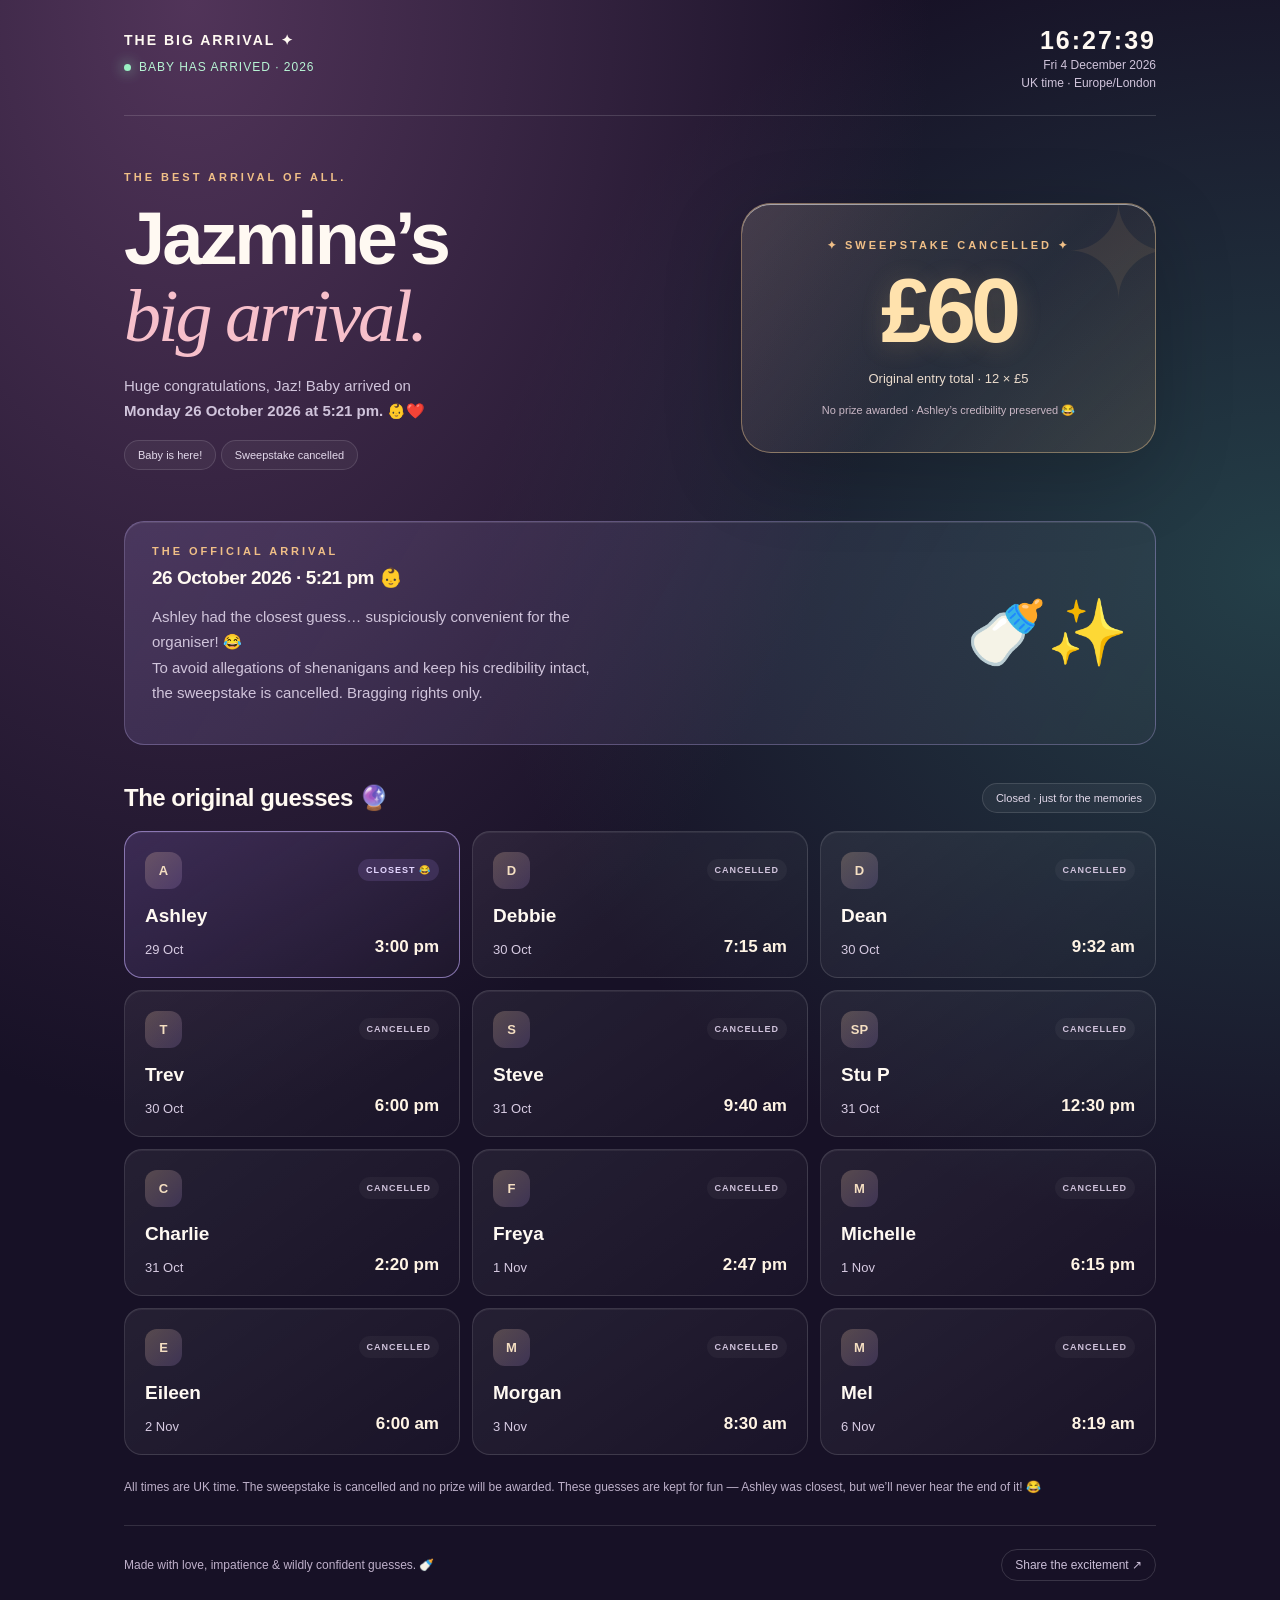
<file: baby-sweepstake/index.html>
<!doctype html>
<html lang="en"><head><meta charset="utf-8"><meta name="viewport" content="width=device-width,initial-scale=1"><meta name="robots" content="noindex,nofollow"><meta name="theme-color" content="#171126"><title>Jazmine's Big Arrival • Baby Sweepstake</title>
<style>
*{box-sizing:border-box}body{margin:0;background:#171126;color:#fff9f2;font-family:Arial,Helvetica,sans-serif;background-image:radial-gradient(ellipse at 15% 0%,#513459 0,transparent 48%),radial-gradient(ellipse at 100% 35%,#243f48 0,transparent 44%);min-height:100vh}main{max-width:1080px;margin:auto;padding:26px 24px 45px}header{display:flex;align-items:center;justify-content:space-between;gap:16px;padding-bottom:24px;border-bottom:1px solid #ffffff24}.brand{font-weight:800;font-size:14px;letter-spacing:2px}.live{font-size:12px;color:#b8f5d5;letter-spacing:1px}.live:before{content:"";display:inline-block;width:7px;height:7px;background:#9af1c3;border-radius:50%;margin-right:8px;box-shadow:0 0 14px #9af1c3}.clock{text-align:right;font-variant-numeric:tabular-nums}.clock strong{display:block;font-size:25px;letter-spacing:2px}.clock span{font-size:12px;color:#d0c4db}.hero{display:grid;grid-template-columns:1.4fr 1fr;gap:36px;align-items:center;padding:55px 0 35px}.eyebrow{font-size:11px;letter-spacing:3px;text-transform:uppercase;color:#f0bf87;font-weight:700}h1{font-size:clamp(43px,6.7vw,74px);line-height:1.04;letter-spacing:-3px;margin:18px 0}h1 em{font-family:Georgia,serif;font-weight:400;color:#f7c0cb}.intro{color:#d0c4db;line-height:1.7;max-width:440px;font-size:15px}.pot{position:relative;overflow:hidden;text-align:center;border:1px solid #edc38c70;border-radius:30px;padding:35px 20px;background:linear-gradient(135deg,#fff3cf26,#f8c2b00c 55%,#cf8f6624);box-shadow:inset 0 1px 0 #fff8,0 22px 80px #0003}.pot:before{content:"✦";position:absolute;font-size:130px;right:-18px;top:-27px;color:#f7c27e17}.pot .amount{font-size:90px;font-weight:800;letter-spacing:-5px;margin:8px 0;color:#ffe2ad;text-shadow:0 3px 25px #f2c07835}.pot p{margin:4px;color:#eadbcc;font-size:13px}.pot small{display:block;margin-top:18px;font-size:11px;color:#c9b7c5}.pill{display:inline-block;border-radius:50px;padding:8px 13px;background:#ffffff0c;border:1px solid #ffffff20;font-size:11px;color:#e3d9eb}.countdown{display:flex;align-items:center;justify-content:space-between;gap:20px;border-radius:20px;padding:23px 27px;background:linear-gradient(120deg,#b6a0f529,#ffffff08);border:1px solid #c3b2f34d;box-shadow:inset 0 1px #ffffff18}.countdown h2{font-size:19px;margin:9px 0 4px}.muted{font-size:12px;color:#bfb1cf}.digits{display:flex;gap:12px}.digit{text-align:center;min-width:56px}.digit b{display:block;font-size:32px;font-variant-numeric:tabular-nums}.digit span{font-size:9px;letter-spacing:2px;color:#c3b5d4}.section-head{display:flex;align-items:center;justify-content:space-between;margin:38px 0 18px;gap:12px}h2{font-size:24px;margin:0;letter-spacing:-.5px}.filters{display:flex;gap:6px}button{font:inherit;cursor:pointer;color:#cabed7;background:transparent;border:1px solid #ffffff25;padding:8px 13px;border-radius:30px;font-size:12px}button.active,button:hover{background:#e9dcff;color:#241b31}button:focus-visible{outline:3px solid #f8d296;outline-offset:3px}.entries{display:grid;grid-template-columns:repeat(3,1fr);gap:12px}.entry{border:1px solid #ffffff20;border-radius:18px;background:linear-gradient(145deg,#ffffff10,#ffffff04);padding:20px;box-shadow:inset 0 1px 0 #ffffff10}.entry.next{border-color:#c8b1ff95;background:linear-gradient(145deg,#a983f52c,#ffffff05)}.entry-top{display:flex;align-items:center;justify-content:space-between;gap:6px}.avatar{display:grid;place-items:center;width:37px;height:37px;border-radius:12px;background:linear-gradient(135deg,#f2caa340,#b795e930);font-size:13px;font-weight:700;color:#f5dfc2}.badge{font-size:9px;font-weight:800;letter-spacing:1px;padding:6px 8px;border-radius:20px;background:#ffffff0a;color:#d0c3dc}.next .badge{color:#e4d6ff;background:#b995ff24}.failed .badge{background:#f36f8c22;color:#ffb0be}.pending .badge{background:#edbe7620;color:#ffdcaa}.entry h3{font-size:19px;margin:16px 0 10px}.guess{display:flex;justify-content:space-between;gap:8px;align-items:end;color:#d7cbe2;font-size:13px}.guess strong{font-size:17px;color:#fff4e5}.failed{opacity:.65}.note{margin:22px 0;color:#bdb0c9;font-size:12px;line-height:1.7}.footer{border-top:1px solid #ffffff20;margin-top:28px;padding-top:23px;display:flex;justify-content:space-between;align-items:center;color:#bfb0ca;font-size:12px;gap:15px}.empty{color:#cebed9;padding:25px 0;grid-column:1/-1}
@media(max-width:700px){main{padding:20px 17px 30px}.brand{font-size:11px;letter-spacing:1px}.clock strong{font-size:21px}.hero{grid-template-columns:1fr;gap:20px;padding-top:30px}h1{margin-top:13px}.intro{margin-bottom:0}.pot{padding:24px}.pot .amount{font-size:70px;margin:0}.pot small{margin-top:12px}.countdown{flex-direction:column;align-items:flex-start;padding:22px}.digits{width:100%;justify-content:space-between}.entries{grid-template-columns:repeat(2,1fr)}.entry{padding:15px}.guess{flex-direction:column;align-items:flex-start;gap:7px}.section-head{align-items:flex-start;flex-direction:column}.footer{align-items:flex-start}.badge{font-size:8px;letter-spacing:.4px}.clock span{font-size:10px}.live{font-size:10px}}@media(prefers-reduced-motion:no-preference){.pot{animation:appear .7s ease-out}@keyframes appear{from{opacity:0;transform:translateY(10px)}to{opacity:1;transform:none}}}
</style></head><body><main>
<header><div><div class="brand">THE BIG ARRIVAL ✦</div><p class="live">BABY HAS ARRIVED · 2026</p></div><div class="clock"><strong id="clock">--:--:--</strong><span id="date">Loading UK date…</span><br><span>UK time · Europe/London</span></div></header>
<section class="hero"><div><div class="eyebrow">The best arrival of all.</div><h1>Jazmine’s<br><em>big arrival.</em></h1><p class="intro">Huge congratulations, Jaz! Baby arrived on<br><strong>Monday 26 October 2026 at 5:21 pm.</strong> 👶❤️</p><p><span class="pill">Baby is here!</span> <span class="pill">Sweepstake cancelled</span></p></div><aside class="pot"><div class="eyebrow">✦ SWEEPSTAKE CANCELLED ✦</div><div class="amount" id="pot">£60</div><p id="potdetail">Original entry total · 12 × £5</p><small>No prize awarded · Ashley’s credibility preserved 😂</small></aside></section>
<section class="countdown"><div><div class="eyebrow">The official arrival</div><h2>26 October 2026 · 5:21 pm 👶</h2><p class="intro">Ashley had the closest guess… suspiciously convenient for the organiser! 😂<br>To avoid allegations of shenanigans and keep his credibility intact, the sweepstake is cancelled. Bragging rights only.</p></div><div style="font-size:65px" aria-hidden="true">🍼✨</div></section>
<section><div class="section-head"><h2>The original guesses <span aria-hidden="true">🔮</span></h2><span class="pill">Closed · just for the memories</span></div><div id="entries" class="entries"></div><noscript>Please enable JavaScript to display the original guesses.</noscript>
<p class="note">All times are UK time. The sweepstake is cancelled and no prize will be awarded. These guesses are kept for fun — Ashley was closest, but we’ll never hear the end of it! 😂</p></section>
<footer class="footer"><span>Made with love, impatience & wildly confident guesses. 🍼</span><button id="share">Share the excitement ↗</button></footer><p id="share-status" class="muted" role="status"></p></main>
<script>const guesses=[
{name:"Ashley",date:"2026-10-29",time:"15:00"},
{name:"Debbie",date:"2026-10-30",time:"07:15"},
{name:"Dean",date:"2026-10-30",time:"09:32"},
{name:"Trev",date:"2026-10-30",time:"18:00"},
{name:"Steve",date:"2026-10-31",time:"09:40"},
{name:"Stu P",date:"2026-10-31",time:"12:30"},
{name:"Charlie",date:"2026-10-31",time:"14:20"},
{name:"Freya",date:"2026-11-01",time:"14:47"},
{name:"Michelle",date:"2026-11-01",time:"18:15"},
{name:"Eileen",date:"2026-11-02",time:"06:00"},
{name:"Morgan",date:"2026-11-03",time:"08:30"},
{name:"Mel",date:"2026-11-06",time:"08:19"}
];
const zone={timeZone:"Europe/London"};
const birth=Date.parse("2026-10-26T17:21:00+00:00");
const stamp=g=>Date.parse(g.date+"T"+g.time+":00+00:00");
const closest=guesses.reduce((a,b)=>Math.abs(stamp(a)-birth)<=Math.abs(stamp(b)-birth)?a:b);
document.getElementById("entries").innerHTML=guesses.map(g=>{
const date=new Date(stamp(g));
const day=date.toLocaleDateString("en-GB",{...zone,day:"numeric",month:"short"});
const time=date.toLocaleTimeString("en-GB",{...zone,hour:"numeric",minute:"2-digit",hour12:true});
return '<article class="entry '+(g===closest?'next':'')+'"><div class="entry-top"><span class="avatar">'+g.name.split(" ").map(s=>s[0]).join("")+'</span><span class="badge">'+(g===closest?'CLOSEST 😂':'CANCELLED')+'</span></div><h3>'+g.name+'</h3><div class="guess"><span>'+day+'</span><strong>'+time+'</strong></div></article>';
}).join("");
function tick(){
const d=new Date();
document.getElementById("clock").textContent=d.toLocaleTimeString("en-GB",{...zone,hour12:false});
document.getElementById("date").textContent=d.toLocaleDateString("en-GB",{...zone,weekday:"short",day:"numeric",month:"long",year:"numeric"});
}
document.getElementById("pot").textContent="£"+guesses.length*5;
document.getElementById("potdetail").textContent="Original entry total · "+guesses.length+" × £5";
document.getElementById("share").addEventListener("click",async()=>{
const output=document.getElementById("share-status");
try{if(navigator.share){await navigator.share({title:"Jazmine’s Big Arrival",text:"Congratulations Jaz! Baby arrived 26 October at 5:21 pm 👶❤️. Sweepstake cancelled — Ashley claims bragging rights only! 😂",url:location.href});}else{await navigator.clipboard.writeText(location.href);output.textContent="Link copied — pop it in the family group!";}}catch(e){if(e.name!=="AbortError")output.textContent="Copy this link to share: "+location.href;}
});
tick();setInterval(tick,1000);
</script></body></html>
</file>
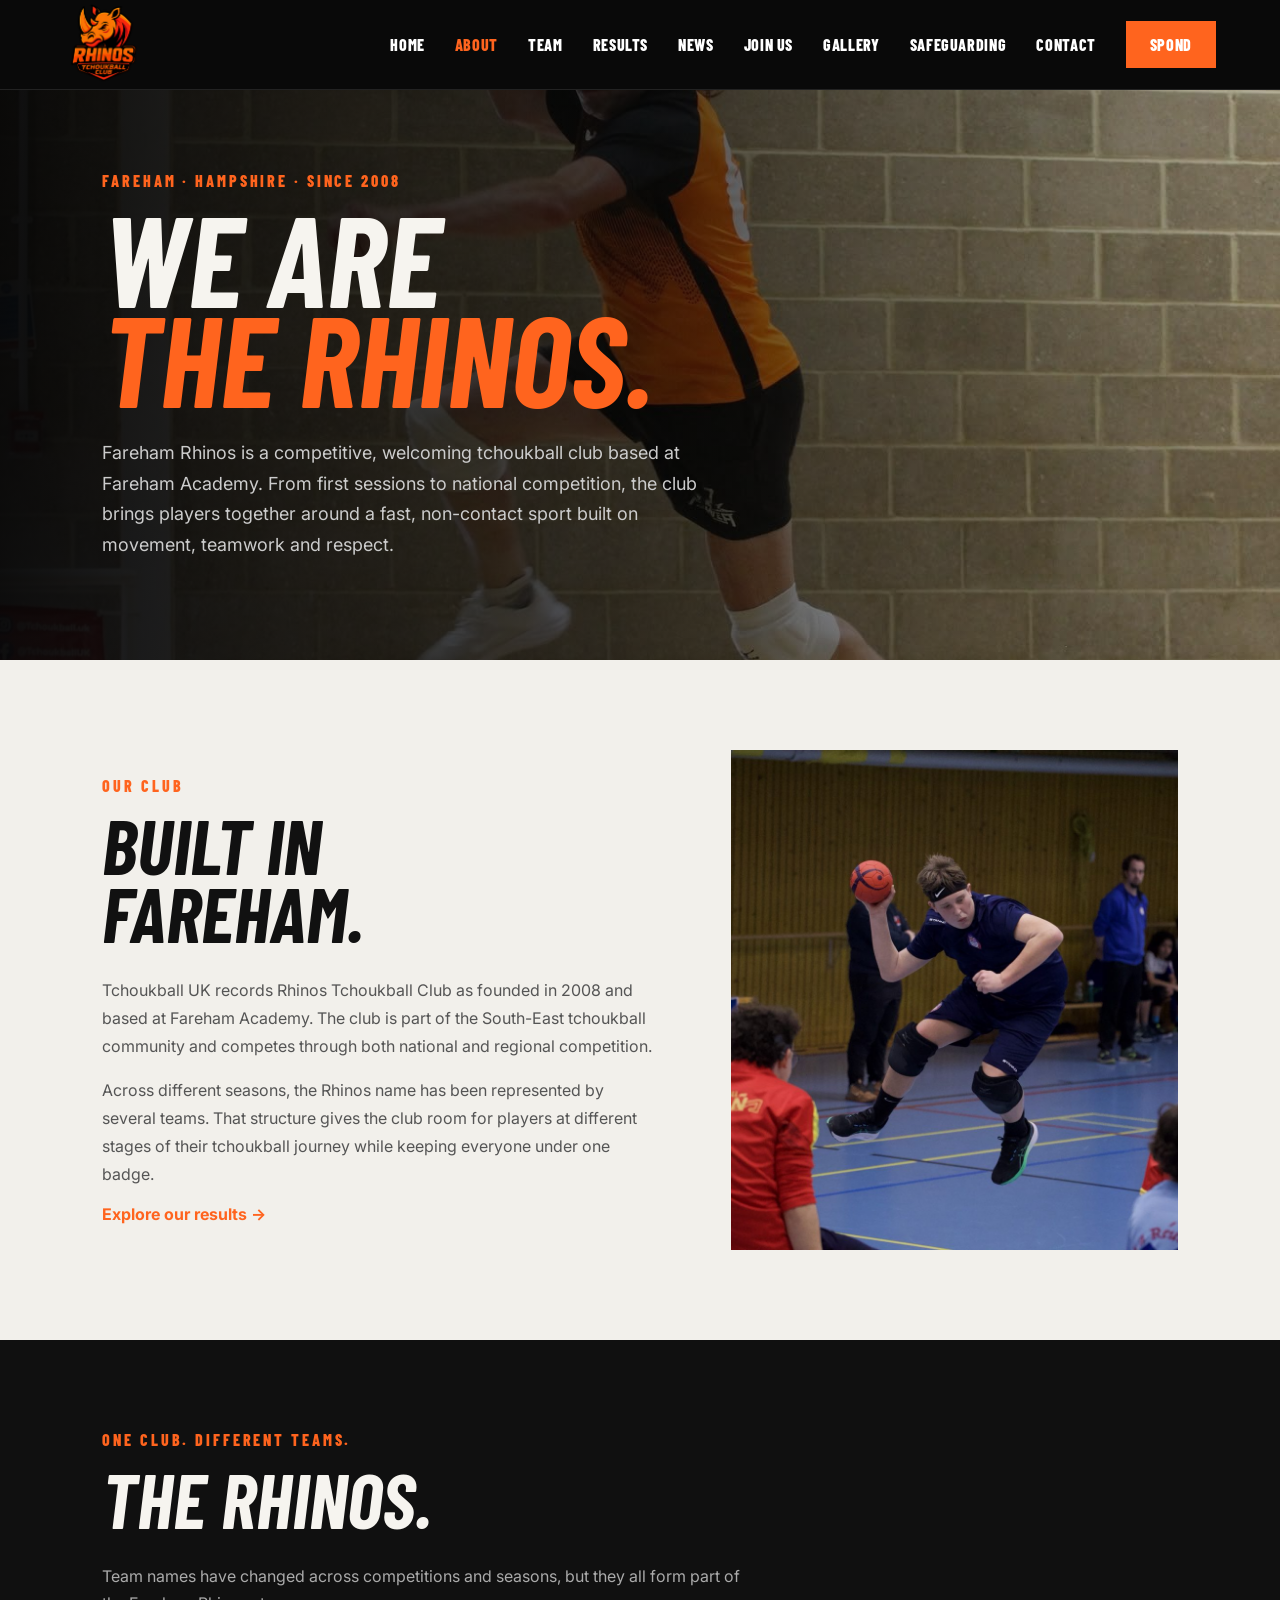
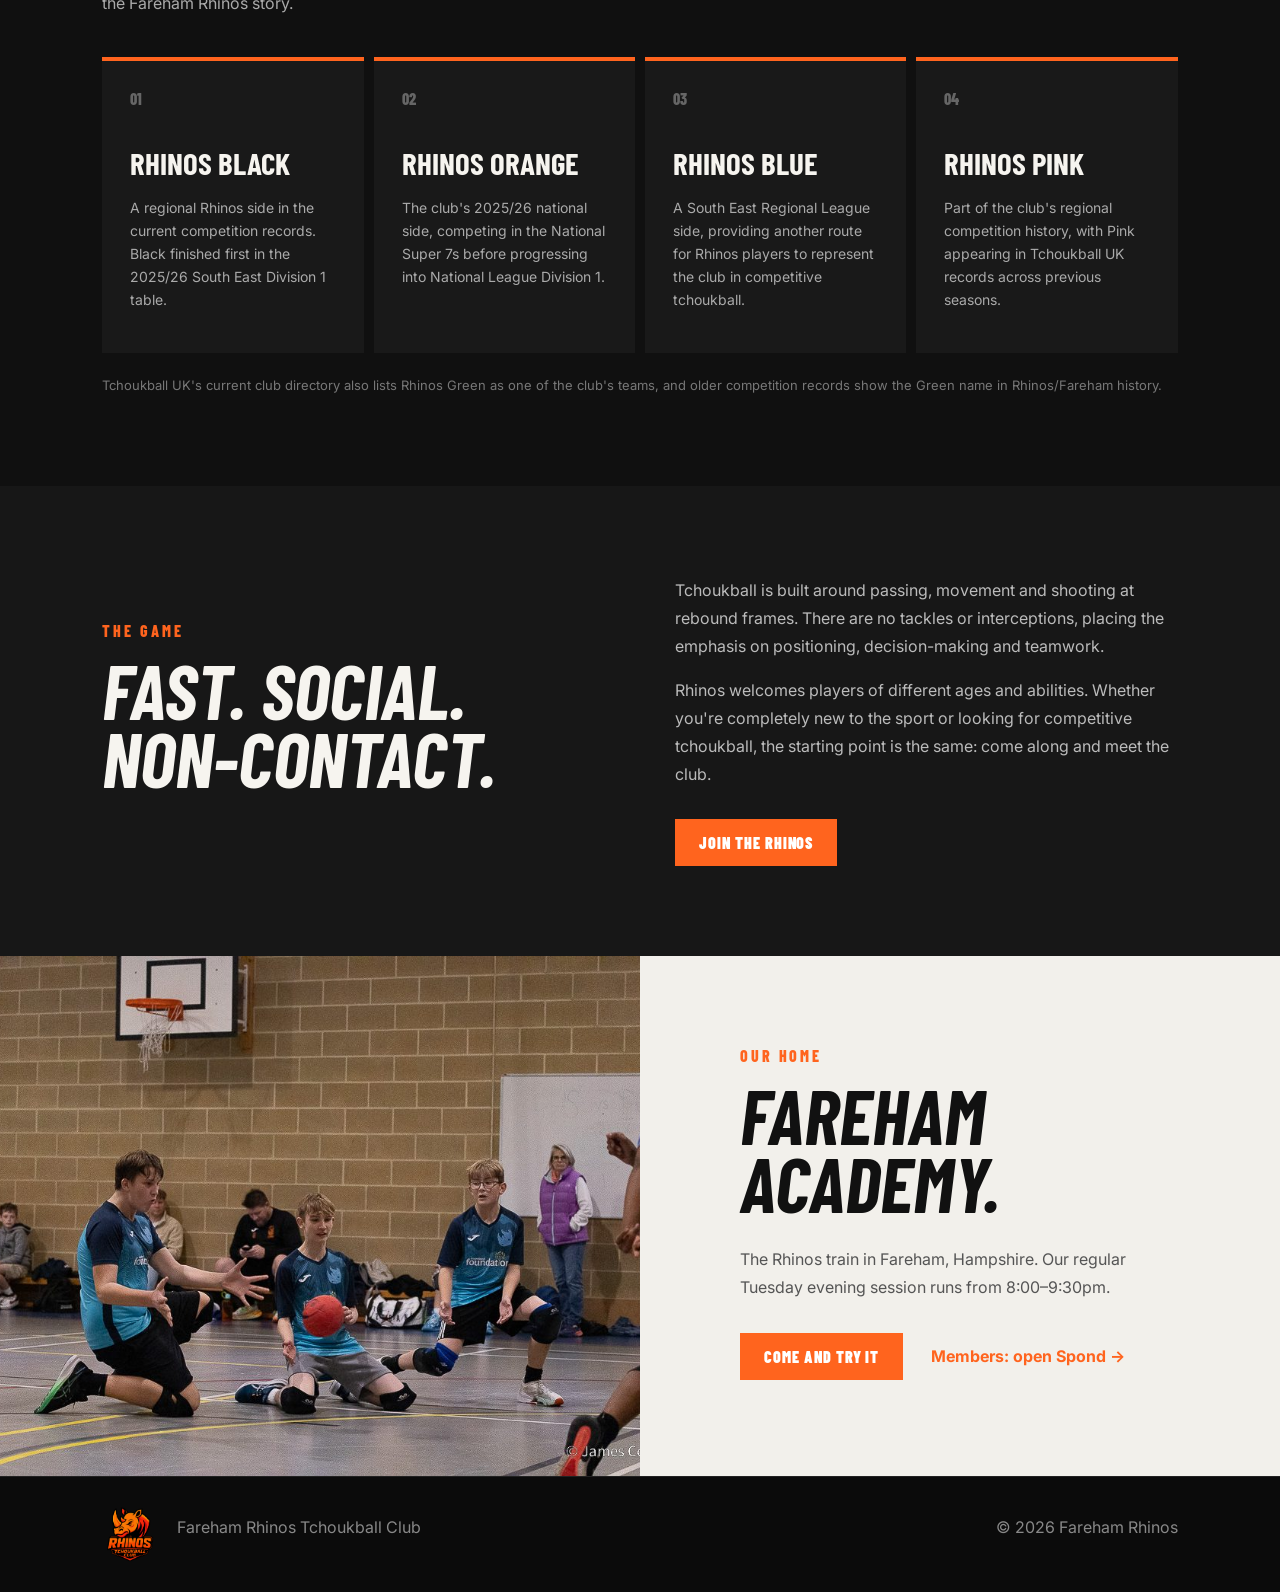
<file: about.html>
<!DOCTYPE html>
<html lang="en">
<head>
<meta charset="UTF-8"><meta name="viewport" content="width=device-width,initial-scale=1">
<meta name="description" content="About Fareham Rhinos Tchoukball Club — a Fareham club founded in 2008, welcoming players of all abilities and competing nationally and regionally.">
<title>About Us | Fareham Rhinos Tchoukball Club</title>
<link rel="preconnect" href="https://fonts.googleapis.com"><link rel="preconnect" href="https://fonts.gstatic.com" crossorigin>
<link href="https://fonts.googleapis.com/css2?family=Barlow+Condensed:ital,wght@0,600;0,700;0,800;0,900;1,800&family=Inter:wght@400;600;700&display=swap" rel="stylesheet">
<link rel="stylesheet" href="styles.css">
</head>
<body>
<header class="site-header"><a class="brand" href="index.html"><img src="FAREHAM_RHINOS_LOGO.png" alt="Fareham Rhinos logo"></a><button class="menu" aria-label="Open menu" aria-expanded="false">☰</button><nav><a href="index.html">Home</a><a class="active" href="about.html">About</a><a href="team.html">Team</a><a href="results.html">Results</a><a href="news.html">News</a><a href="join.html">Join Us</a><a href="index.html#gallery">Gallery</a><a href="safeguarding.html">Safeguarding</a><a href="join.html#enquire">Contact</a><a class="nav-cta" href="https://spond.com/invite/VKPPV" target="_blank" rel="noopener">Spond</a></nav></header>
<main>
<section class="about-hero-page"><div><p class="eyebrow orange">Fareham · Hampshire · Since 2008</p><h1>WE ARE<br><span>THE RHINOS.</span></h1><p>Fareham Rhinos is a competitive, welcoming tchoukball club based at Fareham Academy. From first sessions to national competition, the club brings players together around a fast, non-contact sport built on movement, teamwork and respect.</p></div></section>

<section class="about-story">
<div class="about-story-copy"><p class="eyebrow orange">Our club</p><h2>BUILT IN<br>FAREHAM.</h2><p>Tchoukball UK records Rhinos Tchoukball Club as founded in 2008 and based at Fareham Academy. The club is part of the South-East tchoukball community and competes through both national and regional competition.</p><p>Across different seasons, the Rhinos name has been represented by several teams. That structure gives the club room for players at different stages of their tchoukball journey while keeping everyone under one badge.</p><a class="text-link orange" href="results.html">Explore our results →</a></div>
<div class="about-story-photo"><img src="gallery-3.jpg" alt="Fareham Rhinos players"></div>
</section>

<section class="rhinos-teams">
<div class="section-heading"><p class="eyebrow orange">One club. Different teams.</p><h2>THE RHINOS.</h2><p>Team names have changed across competitions and seasons, but they all form part of the Fareham Rhinos story.</p></div>
<div class="rhinos-team-grid">
<article><span>01</span><h3>RHINOS BLACK</h3><p>A regional Rhinos side in the current competition records. Black finished first in the 2025/26 South East Division 1 table.</p></article>
<article><span>02</span><h3>RHINOS ORANGE</h3><p>The club's 2025/26 national side, competing in the National Super 7s before progressing into National League Division 1.</p></article>
<article><span>03</span><h3>RHINOS BLUE</h3><p>A South East Regional League side, providing another route for Rhinos players to represent the club in competitive tchoukball.</p></article>
<article><span>04</span><h3>RHINOS PINK</h3><p>Part of the club's regional competition history, with Pink appearing in Tchoukball UK records across previous seasons.</p></article>
</div>
<p class="team-history-note">Tchoukball UK's current club directory also lists Rhinos Green as one of the club's teams, and older competition records show the Green name in Rhinos/Fareham history.</p>
</section>

<section class="about-values">
<div><p class="eyebrow orange">The game</p><h2>FAST. SOCIAL.<br>NON-CONTACT.</h2></div>
<div><p>Tchoukball is built around passing, movement and shooting at rebound frames. There are no tackles or interceptions, placing the emphasis on positioning, decision-making and teamwork.</p><p>Rhinos welcomes players of different ages and abilities. Whether you're completely new to the sport or looking for competitive tchoukball, the starting point is the same: come along and meet the club.</p><a class="button" href="join.html">Join the Rhinos</a></div>
</section>

<section class="about-home">
<div class="about-home-photo"></div><div class="about-home-copy"><p class="eyebrow orange">Our home</p><h2>FAREHAM<br>ACADEMY.</h2><p>The Rhinos train in Fareham, Hampshire. Our regular Tuesday evening session runs from 8:00–9:30pm.</p><div class="about-home-actions"><a class="button" href="join.html#enquire">Come and try it</a><a class="text-link orange" href="https://spond.com/invite/VKPPV" target="_blank" rel="noopener">Members: open Spond →</a></div></div>
</section>
</main>
<footer><img src="FAREHAM_RHINOS_LOGO.png" alt=""><p>Fareham Rhinos Tchoukball Club</p><p>© <span id="year"></span> Fareham Rhinos</p></footer>
<script>document.getElementById("year").textContent=new Date().getFullYear();const menu=document.querySelector(".menu"),nav=document.querySelector("nav");menu.addEventListener("click",()=>{nav.classList.toggle("open");menu.setAttribute("aria-expanded",nav.classList.contains("open"))});</script>
</body></html>
</file>
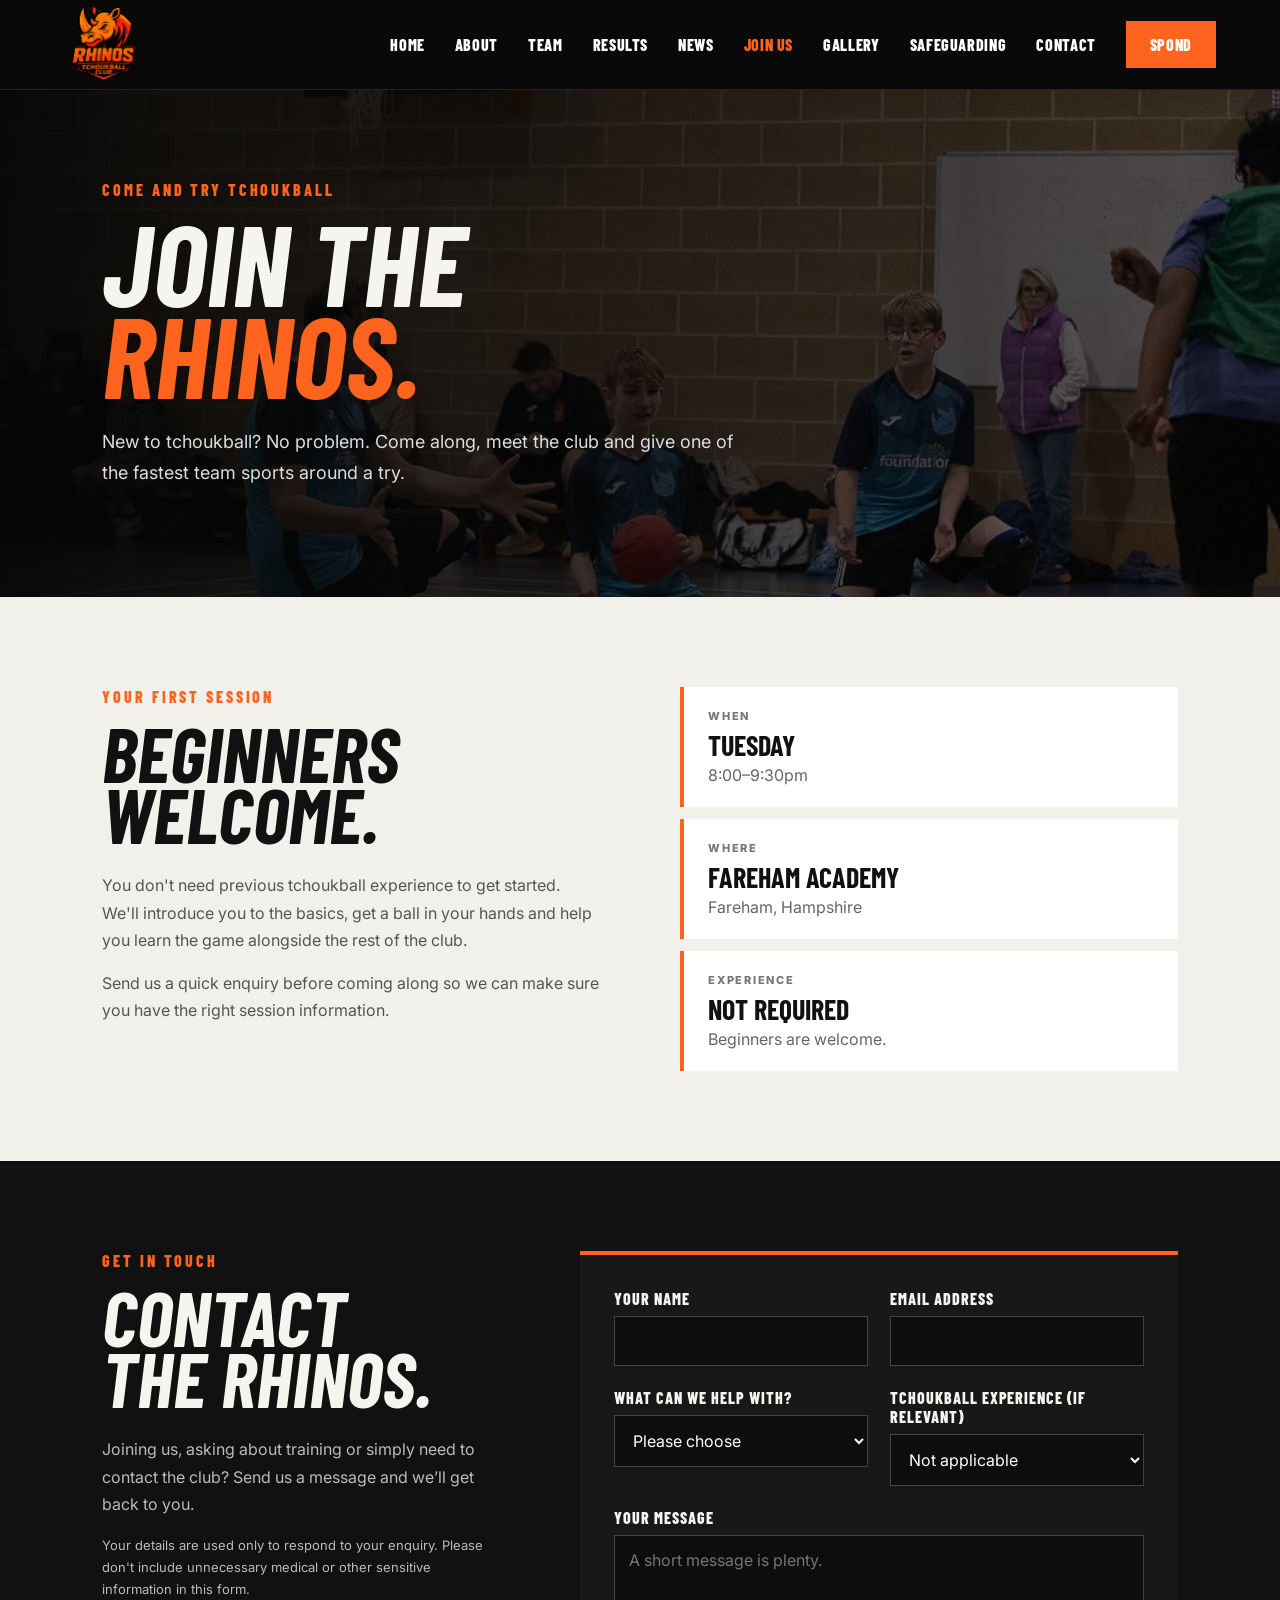
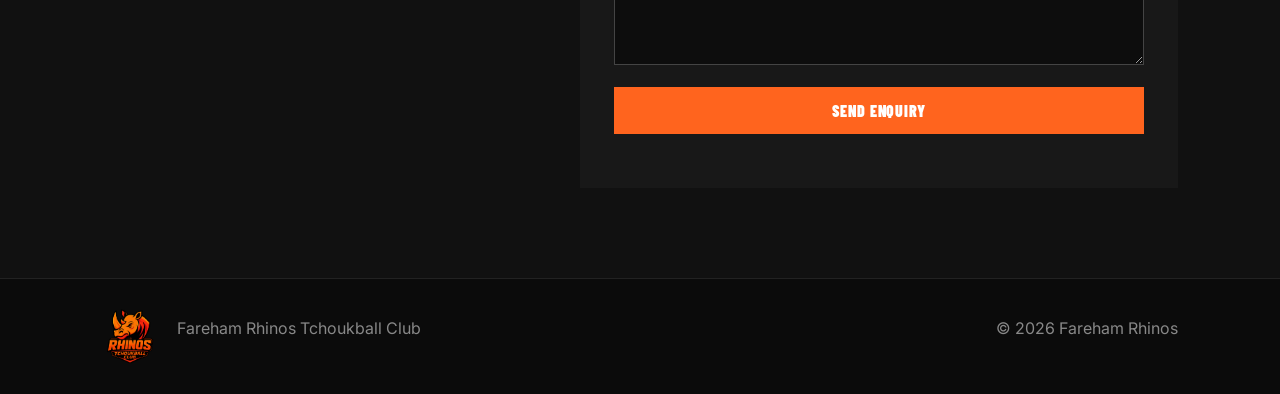
<file: join.html>
<!DOCTYPE html>
<html lang="en">
<head>
<meta charset="UTF-8"><meta name="viewport" content="width=device-width,initial-scale=1">
<meta name="description" content="Contact or join Fareham Rhinos Tchoukball Club. Beginners welcome. Find training information or send the club a general enquiry.">
<title>Contact & Join Us | Fareham Rhinos Tchoukball Club</title>
<link rel="preconnect" href="https://fonts.googleapis.com"><link rel="preconnect" href="https://fonts.gstatic.com" crossorigin>
<link href="https://fonts.googleapis.com/css2?family=Barlow+Condensed:ital,wght@0,600;0,700;0,800;0,900;1,800&family=Inter:wght@400;600;700&display=swap" rel="stylesheet">
<link rel="stylesheet" href="styles.css">
</head>
<body>
<header class="site-header"><a class="brand" href="index.html"><img src="FAREHAM_RHINOS_LOGO.png" alt="Fareham Rhinos logo"></a><button class="menu" aria-label="Open menu" aria-expanded="false">☰</button><nav><a href="index.html">Home</a><a href="about.html">About</a><a href="team.html">Team</a><a href="results.html">Results</a><a href="news.html">News</a><a class="active" href="join.html">Join Us</a><a href="index.html#gallery">Gallery</a><a href="safeguarding.html">Safeguarding</a><a href="join.html#enquire">Contact</a><a class="nav-cta" href="https://spond.com/invite/VKPPV" target="_blank" rel="noopener">Spond</a></nav></header>
<main>
<section class="join-hero"><div><p class="eyebrow orange">Come and try tchoukball</p><h1>JOIN THE<br><span>RHINOS.</span></h1><p>New to tchoukball? No problem. Come along, meet the club and give one of the fastest team sports around a try.</p></div></section>
<section class="join-intro">
<div><p class="eyebrow orange">Your first session</p><h2>BEGINNERS<br>WELCOME.</h2><p>You don't need previous tchoukball experience to get started. We'll introduce you to the basics, get a ball in your hands and help you learn the game alongside the rest of the club.</p><p>Send us a quick enquiry before coming along so we can make sure you have the right session information.</p></div>
<div class="join-facts"><div><span>WHEN</span><strong>Tuesday</strong><p>8:00–9:30pm</p></div><div><span>WHERE</span><strong>Fareham Academy</strong><p>Fareham, Hampshire</p></div><div><span>EXPERIENCE</span><strong>Not required</strong><p>Beginners are welcome.</p></div></div>
</section>
<section class="join-form-section" id="enquire">
<div class="form-copy"><p class="eyebrow orange">Get in touch</p><h2>CONTACT<br>THE RHINOS.</h2><p>Joining us, asking about training or simply need to contact the club? Send us a message and we’ll get back to you.</p><p class="privacy-note">Your details are used only to respond to your enquiry. Please don't include unnecessary medical or other sensitive information in this form.</p></div>
<form class="join-form" id="join-form" action="https://formspree.io/f/xnpnlpoe" method="POST">
<div class="field"><label for="name">Your name</label><input id="name" name="name" type="text" autocomplete="name" required></div>
<div class="field"><label for="email">Email address</label><input id="email" name="email" type="email" autocomplete="email" required></div>
<div class="field"><label for="enquiry-type">What can we help with?</label><select id="enquiry-type" name="enquiry_type" required><option value="">Please choose</option><option>Joining / trying tchoukball</option><option>Training information</option><option>Under 18 / junior enquiry</option><option>General club enquiry</option><option>Other</option></select></div>
<div class="field"><label for="experience">Tchoukball experience <span class="optional">(if relevant)</span></label><select id="experience" name="experience"><option value="">Not applicable</option><option>Complete beginner</option><option>Played at school</option><option>Played at a club before</option><option>Current / returning player</option></select></div>
<div class="field full"><label for="message">Your message</label><textarea id="message" name="message" rows="5" placeholder="A short message is plenty."></textarea></div>
<div class="field full honeypot" aria-hidden="true"><label for="website">Website</label><input id="website" name="website" type="text" tabindex="-1" autocomplete="off"></div>
<div class="field full"><button class="button form-button" type="submit">Send enquiry</button><p class="form-status" id="form-status" role="status"></p></div>
</form>
</section>
</main>
<footer><img src="FAREHAM_RHINOS_LOGO.png" alt=""><p>Fareham Rhinos Tchoukball Club</p><p>© <span id="year"></span> Fareham Rhinos</p></footer>
<script>
document.getElementById("year").textContent=new Date().getFullYear();
const menu=document.querySelector(".menu"),nav=document.querySelector("nav");menu.addEventListener("click",()=>{nav.classList.toggle("open");menu.setAttribute("aria-expanded",nav.classList.contains("open"))});
document.getElementById("join-form").addEventListener("submit",async e=>{
  e.preventDefault();
  const form=e.currentTarget,status=document.getElementById("form-status"),button=form.querySelector("button[type=submit]");
  if(form.website.value){return;}
  button.disabled=true;button.textContent="Sending…";status.textContent="";
  try{
    const response=await fetch(form.action,{method:"POST",body:new FormData(form),headers:{"Accept":"application/json"}});
    if(!response.ok) throw new Error("Submission failed");
    form.reset();status.textContent="Thanks — your enquiry has been sent. We'll get back to you as soon as we can.";button.textContent="Enquiry sent";
  }catch(error){
    status.textContent="Sorry, we couldn't send your enquiry. Please try again in a moment.";button.disabled=false;button.textContent="Send enquiry";
  }
});
</script>
</body></html>
</file>
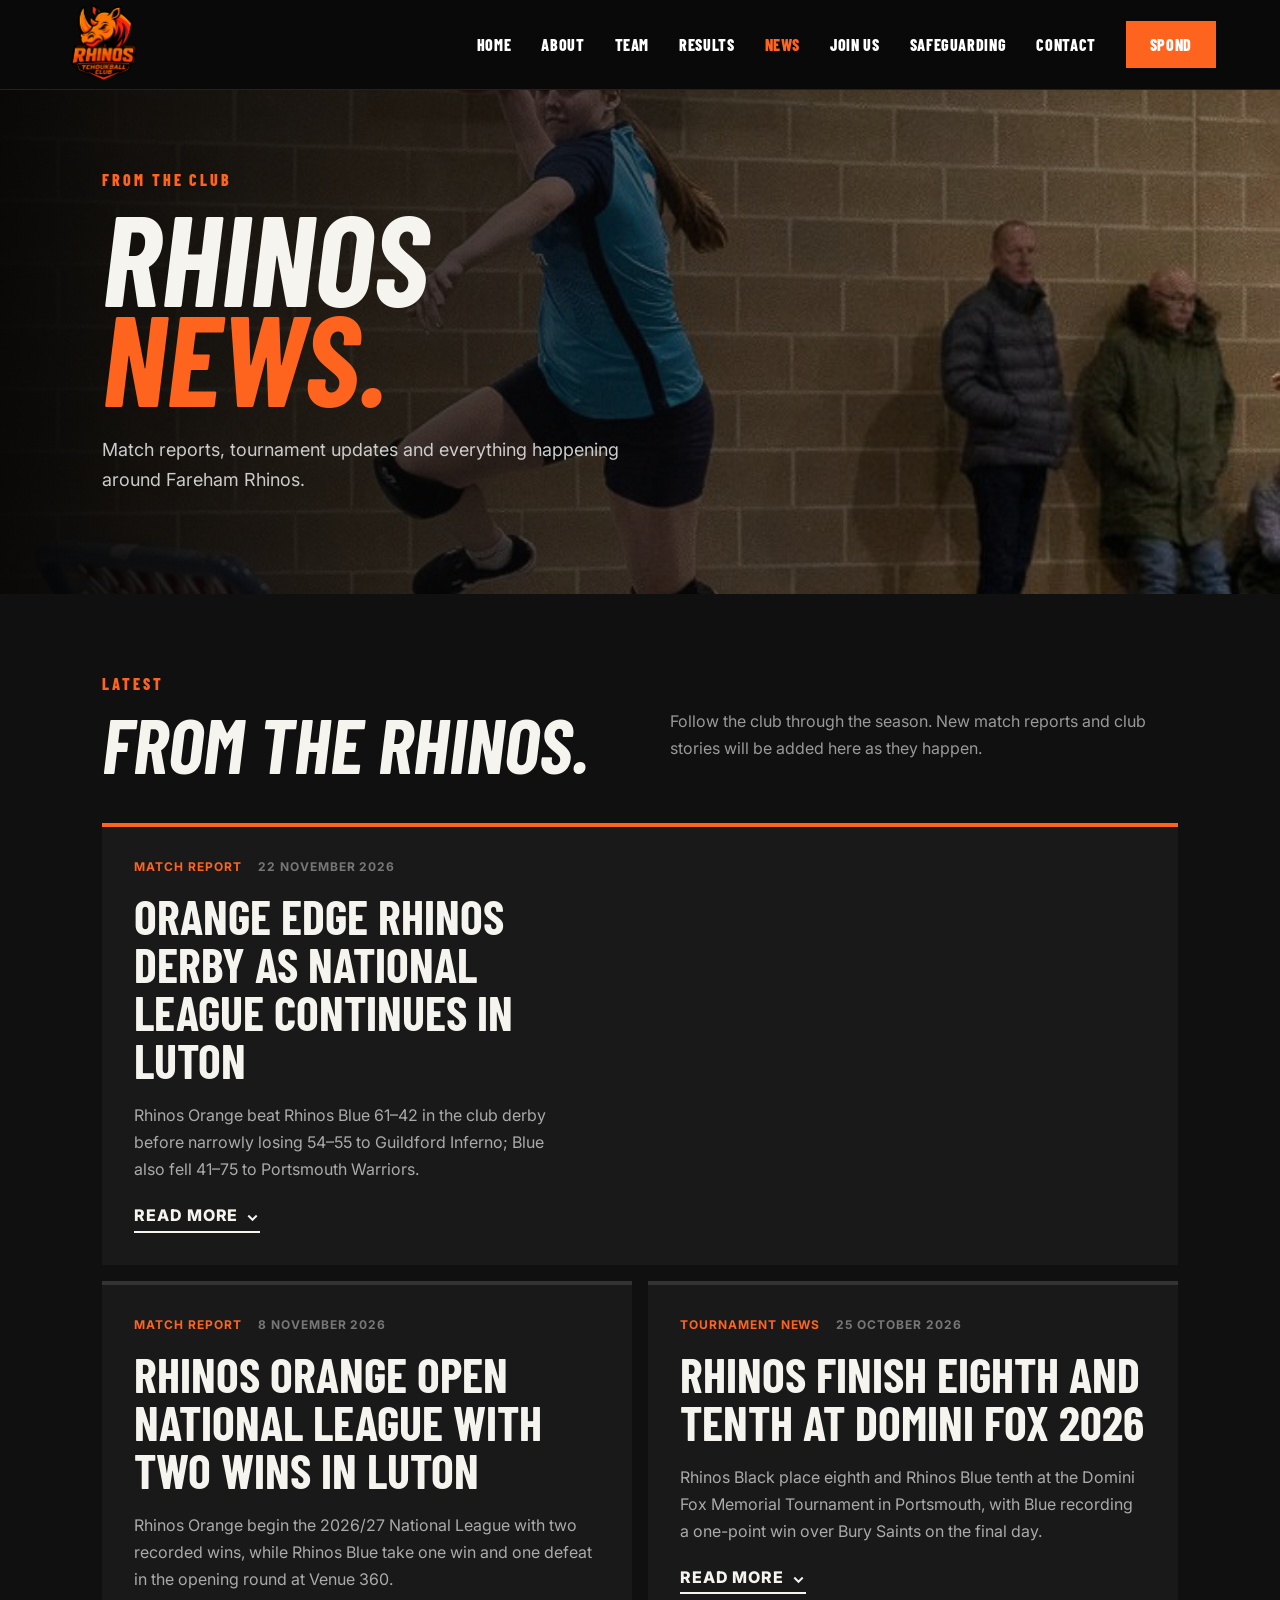
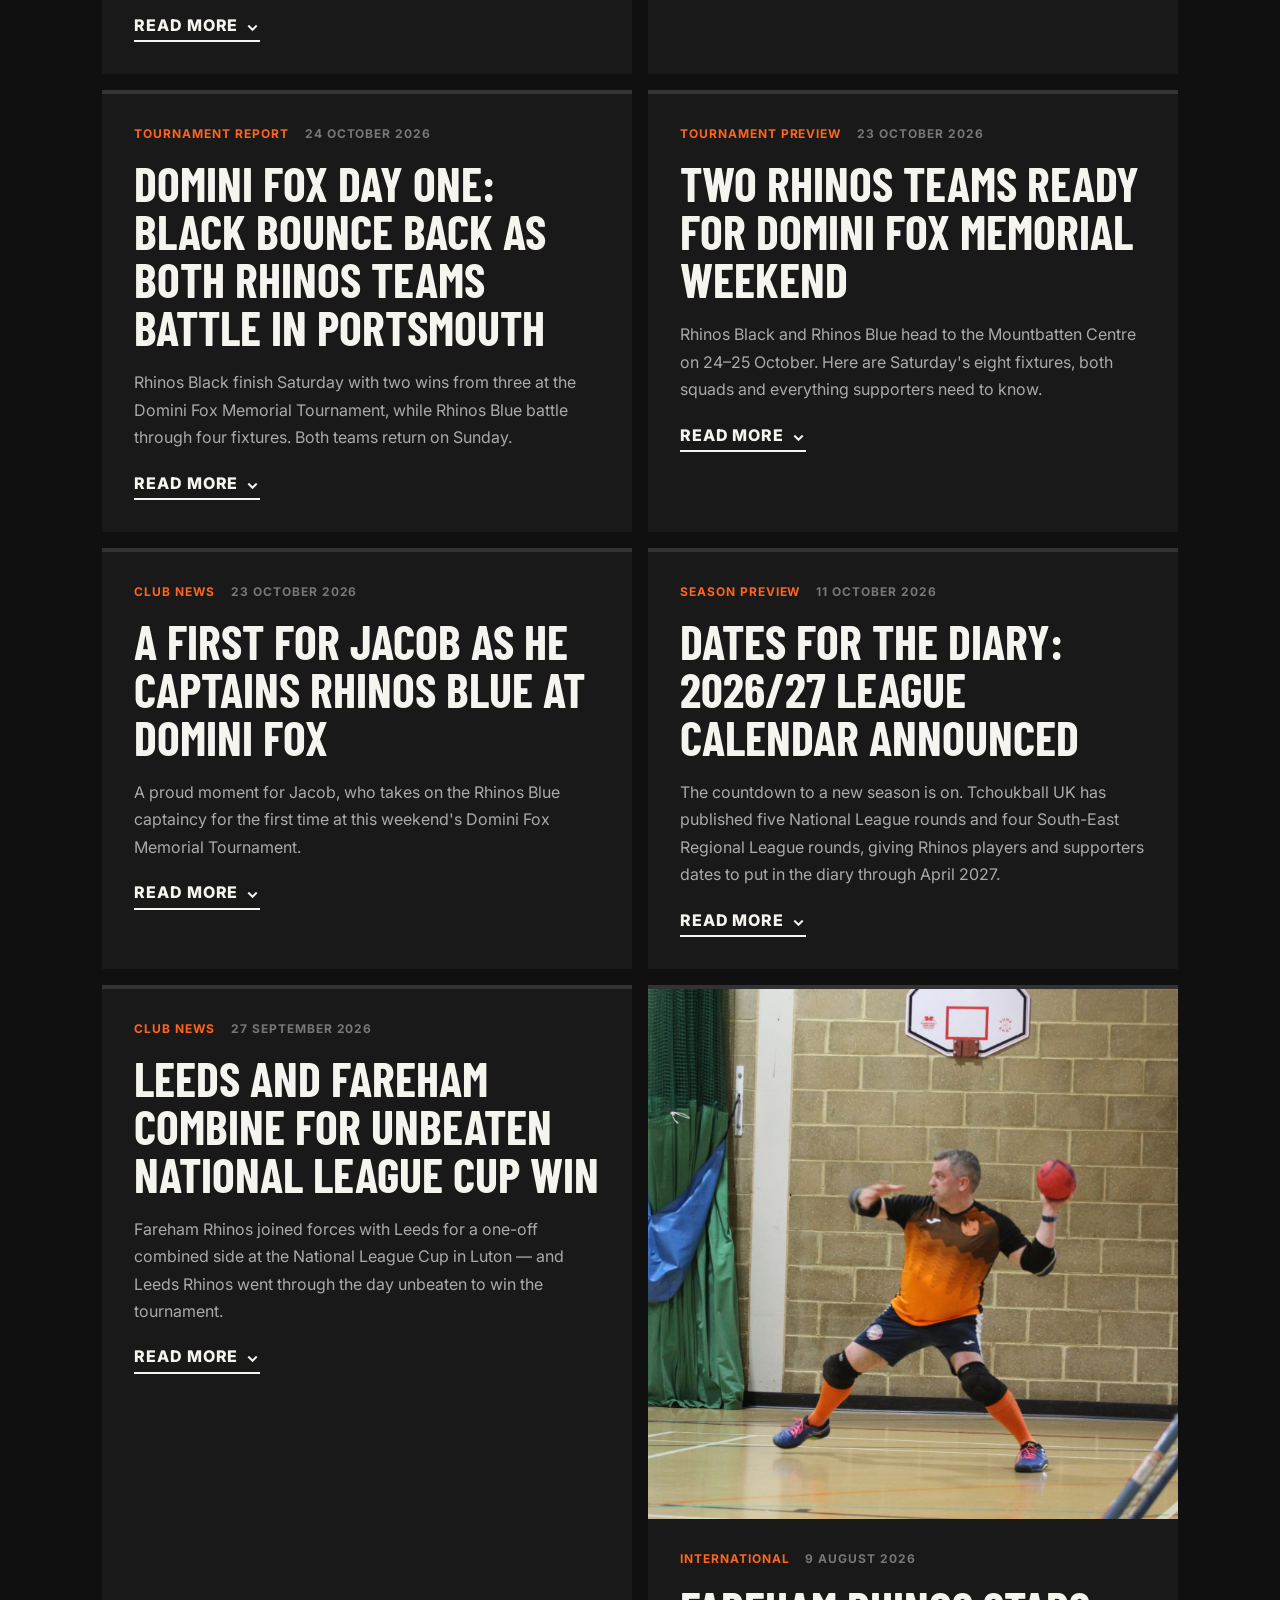
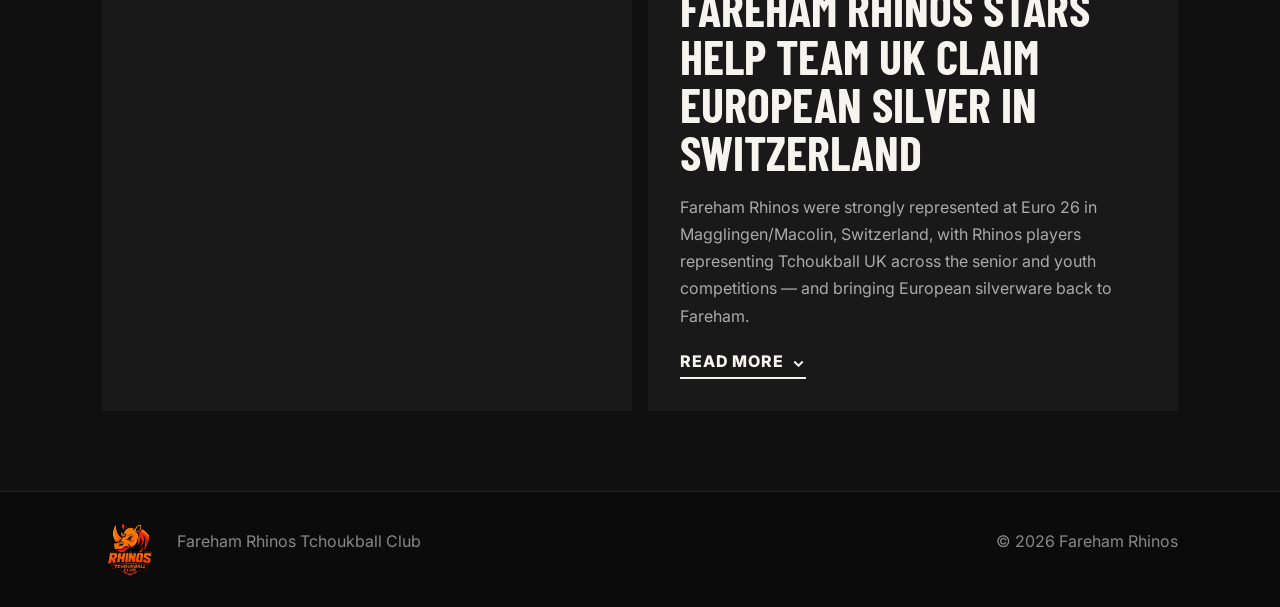
<file: news.html>
<!DOCTYPE html>
<html lang="en">
<head>
<meta charset="UTF-8"><meta name="viewport" content="width=device-width,initial-scale=1">
<meta name="description" content="Latest news, match reports and club updates from Fareham Rhinos Tchoukball Club.">
<title>News | Fareham Rhinos Tchoukball Club</title>
<link rel="preconnect" href="https://fonts.googleapis.com"><link rel="preconnect" href="https://fonts.gstatic.com" crossorigin>
<link href="https://fonts.googleapis.com/css2?family=Barlow+Condensed:ital,wght@0,600;0,700;0,800;0,900;1,800&family=Inter:wght@400;600;700&display=swap" rel="stylesheet">
<link rel="stylesheet" href="styles.css">
<style>
/* Collapsible news stories keep headlines and introductory summaries visible. */
.news-expand{margin-top:1rem}
.news-expand summary{display:inline-flex;align-items:center;gap:.5rem;cursor:pointer;font-weight:800;text-transform:uppercase;letter-spacing:.055em;color:inherit;list-style:none;border-bottom:2px solid currentColor;padding:.35rem 0;transition:opacity .2s}
.news-expand summary::-webkit-details-marker{display:none}
.news-expand summary::marker{content:""}
.news-expand summary:hover{opacity:.7}
.news-expand summary:focus-visible{outline:3px solid #f58220;outline-offset:4px}
.news-expand summary span{display:inline-block;transition:transform .2s}
.news-expand[open] summary span{transform:rotate(180deg)}
.news-expand[open] summary{margin-bottom:.75rem}
</style>
</head>
<body>
<header class="site-header"><a class="brand" href="index.html"><img src="FAREHAM_RHINOS_LOGO.png" alt="Fareham Rhinos logo"></a><button class="menu" aria-label="Open menu" aria-expanded="false">☰</button><nav><a href="index.html">Home</a><a href="about.html">About</a><a href="team.html">Team</a><a href="results.html">Results</a><a class="active" href="news.html">News</a><a href="join.html">Join Us</a><a href="safeguarding.html">Safeguarding</a><a href="join.html#enquire">Contact</a><a class="nav-cta" href="https://spond.com/invite/VKPPV" target="_blank" rel="noopener">Spond</a></nav></header>
<main>
<section class="news-hero"><div><p class="eyebrow orange">From the club</p><h1>RHINOS<br><span>NEWS.</span></h1><p>Match reports, tournament updates and everything happening around Fareham Rhinos.</p></div></section>
<section class="news-page">
<div class="news-page-heading"><div><p class="eyebrow orange">Latest</p><h2>FROM THE RHINOS.</h2></div><p>Follow the club through the season. New match reports and club stories will be added here as they happen.</p></div>
<div id="news-list" class="news-list"><p>Loading club news…</p></div>
</section>
</main>
<footer><img src="FAREHAM_RHINOS_LOGO.png" alt=""><p>Fareham Rhinos Tchoukball Club</p><p>© <span id="year"></span> Fareham Rhinos</p></footer>
<script>
const fmt=d=>new Date(d+"T12:00:00").toLocaleDateString("en-GB",{day:"numeric",month:"long",year:"numeric"});
async function loadNews(){
 const box=document.getElementById("news-list");
 try{
  const r=await fetch("news.json",{cache:"no-store"}); if(!r.ok)throw new Error();
  const stories=(await r.json()).stories.sort((a,b)=>new Date(b.date)-new Date(a.date));
  if(!stories.length){box.innerHTML='<div class="news-empty"><img src="FAREHAM_RHINOS_LOGO.png" alt=""><p class="eyebrow orange">News desk ready</p><h3>THE NEXT CHAPTER STARTS HERE.</h3><p>Match reports and club updates will appear here as the Rhinos season continues.</p></div>';return}
  box.innerHTML=stories.map((s,i)=>`<article class="news-card ${i===0?"featured":""}">${s.image?`<div class="news-card-image"><img src="${s.image}" alt=""></div>`:""}<div class="news-card-copy"><div class="news-meta"><span>${s.category||"Club News"}</span><time datetime="${s.date}">${fmt(s.date)}</time></div><h3>${s.title}</h3><p>${s.summary}</p>${s.body?.length?`<details class="news-expand"><summary>Read more <span aria-hidden="true">⌄</span></summary><div class="news-body">${s.body.map(p=>`<p>${p}</p>`).join("")}</div></details>`:""}</div></article>`).join("");
 }catch(e){box.innerHTML="<p>Club news is temporarily unavailable.</p>"}
}
loadNews();document.getElementById("year").textContent=new Date().getFullYear();const menu=document.querySelector(".menu"),nav=document.querySelector("nav");menu.addEventListener("click",()=>{nav.classList.toggle("open");menu.setAttribute("aria-expanded",nav.classList.contains("open"))});
</script>
</body></html>
</file>
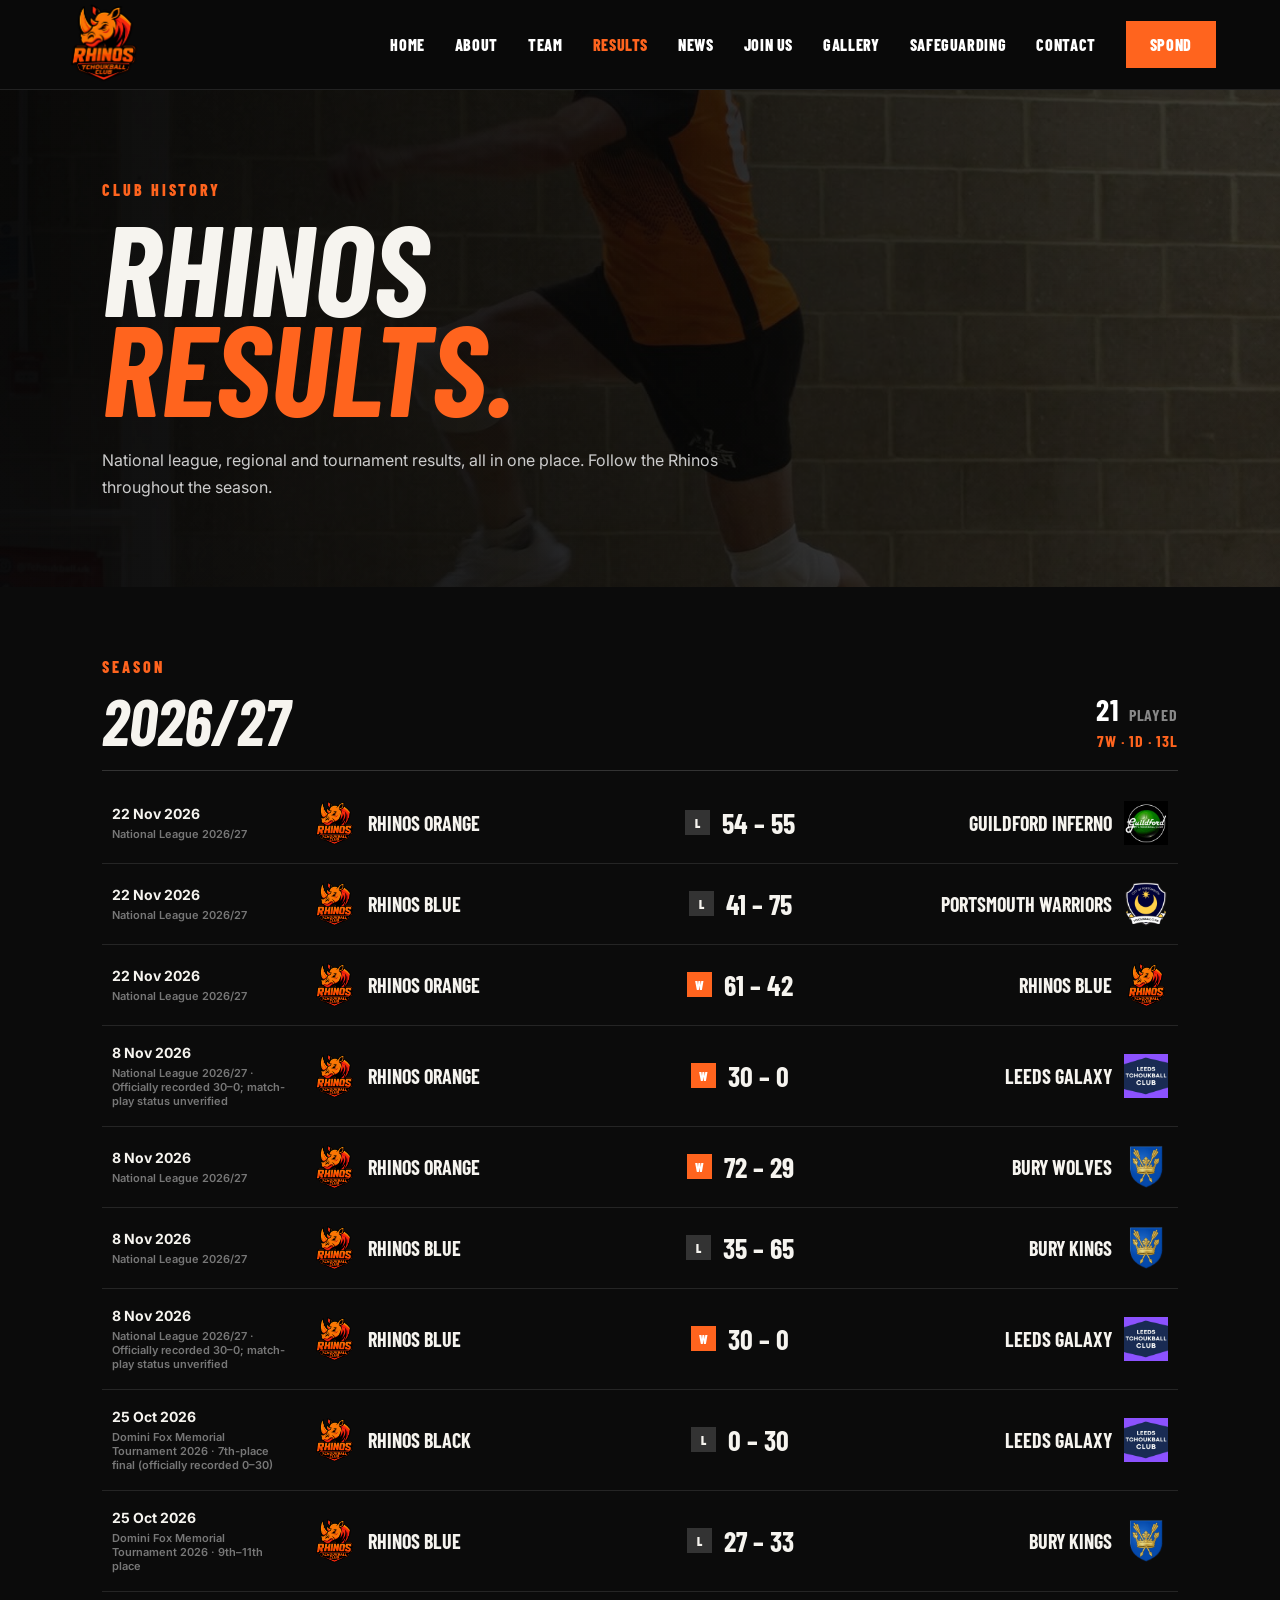
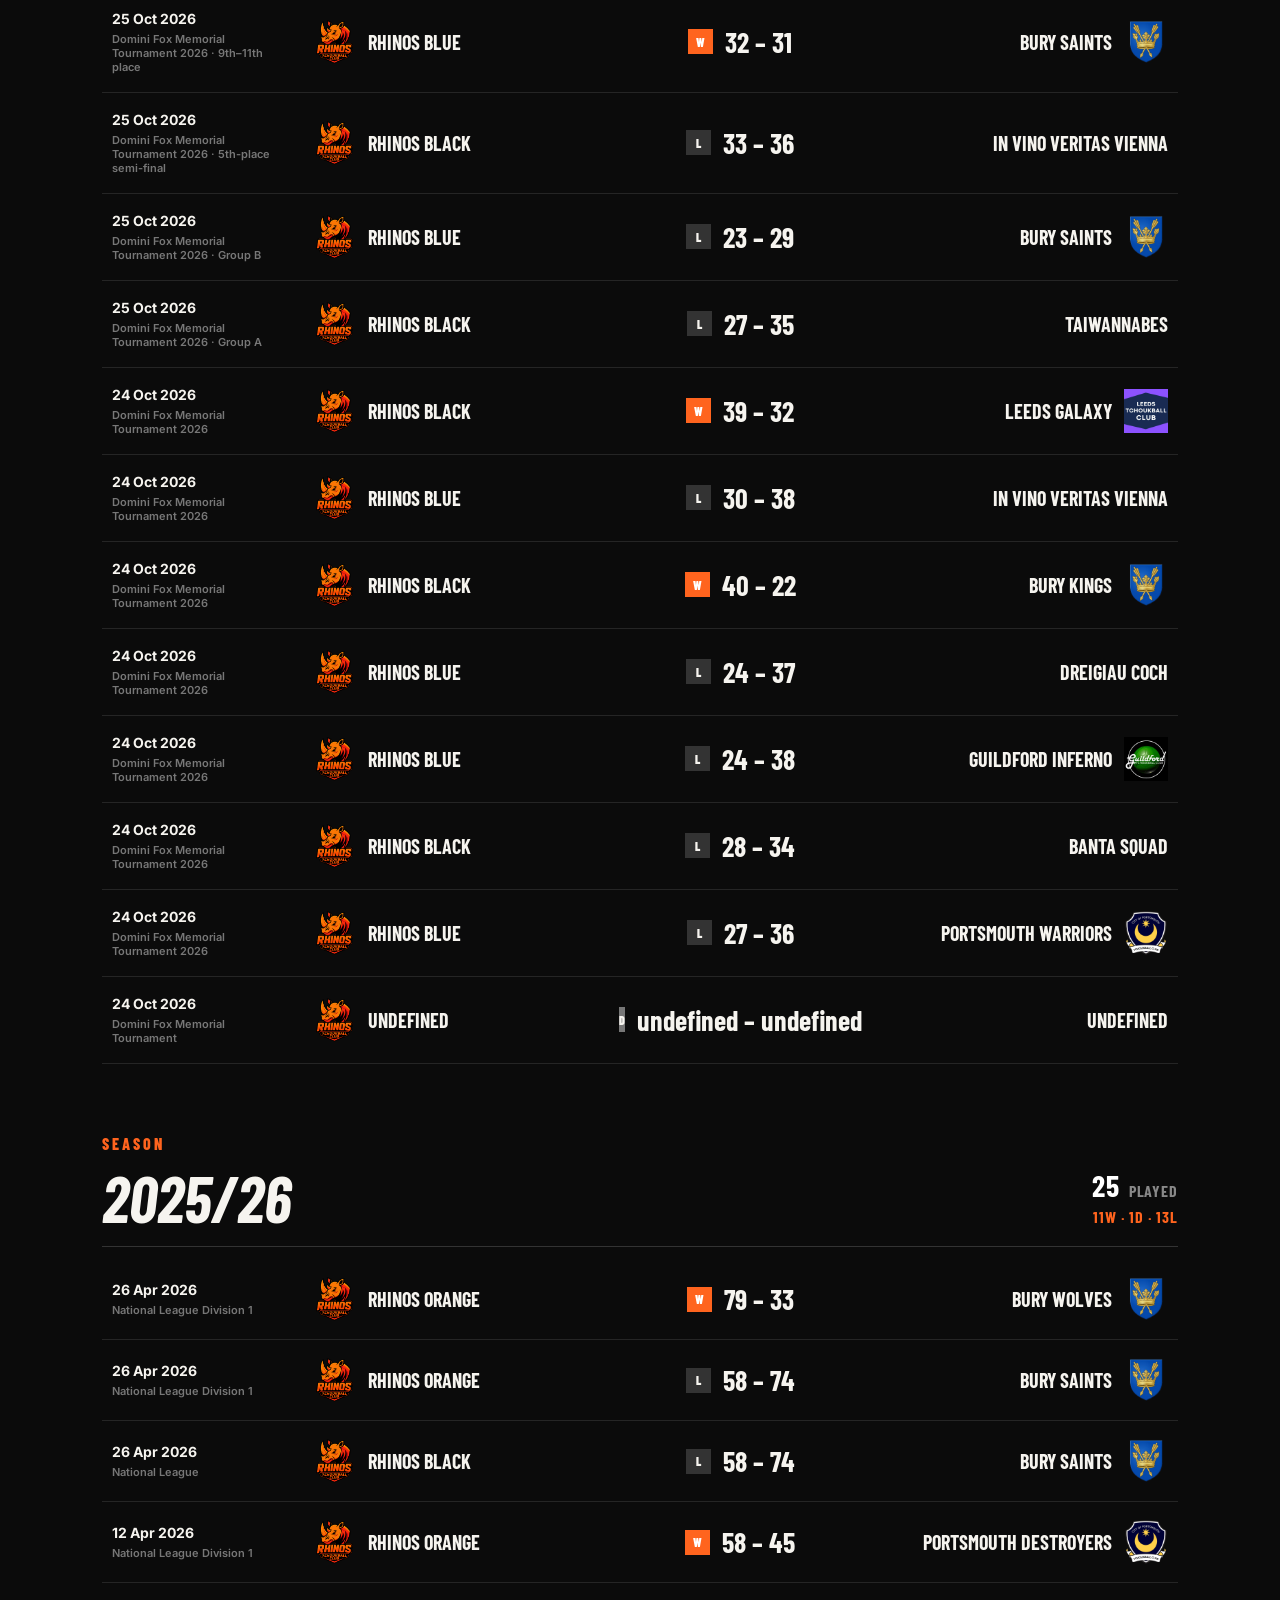
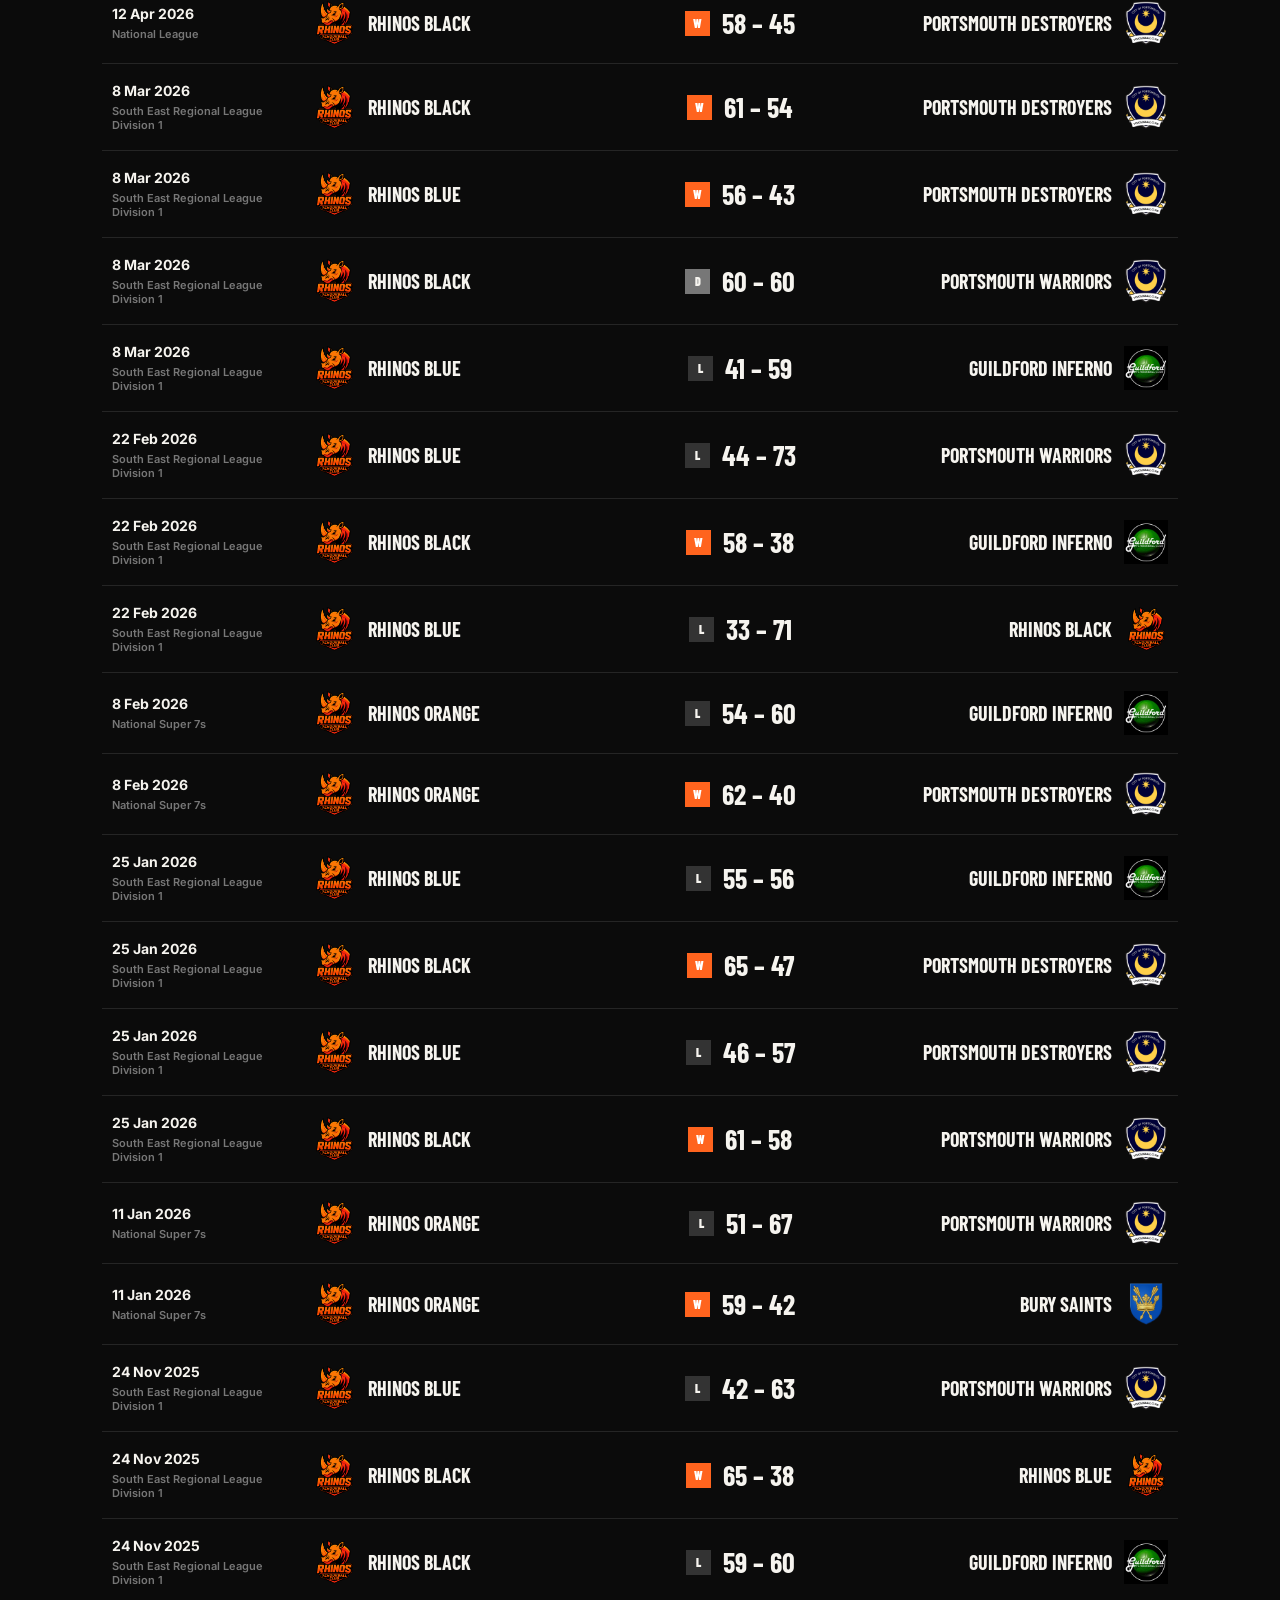
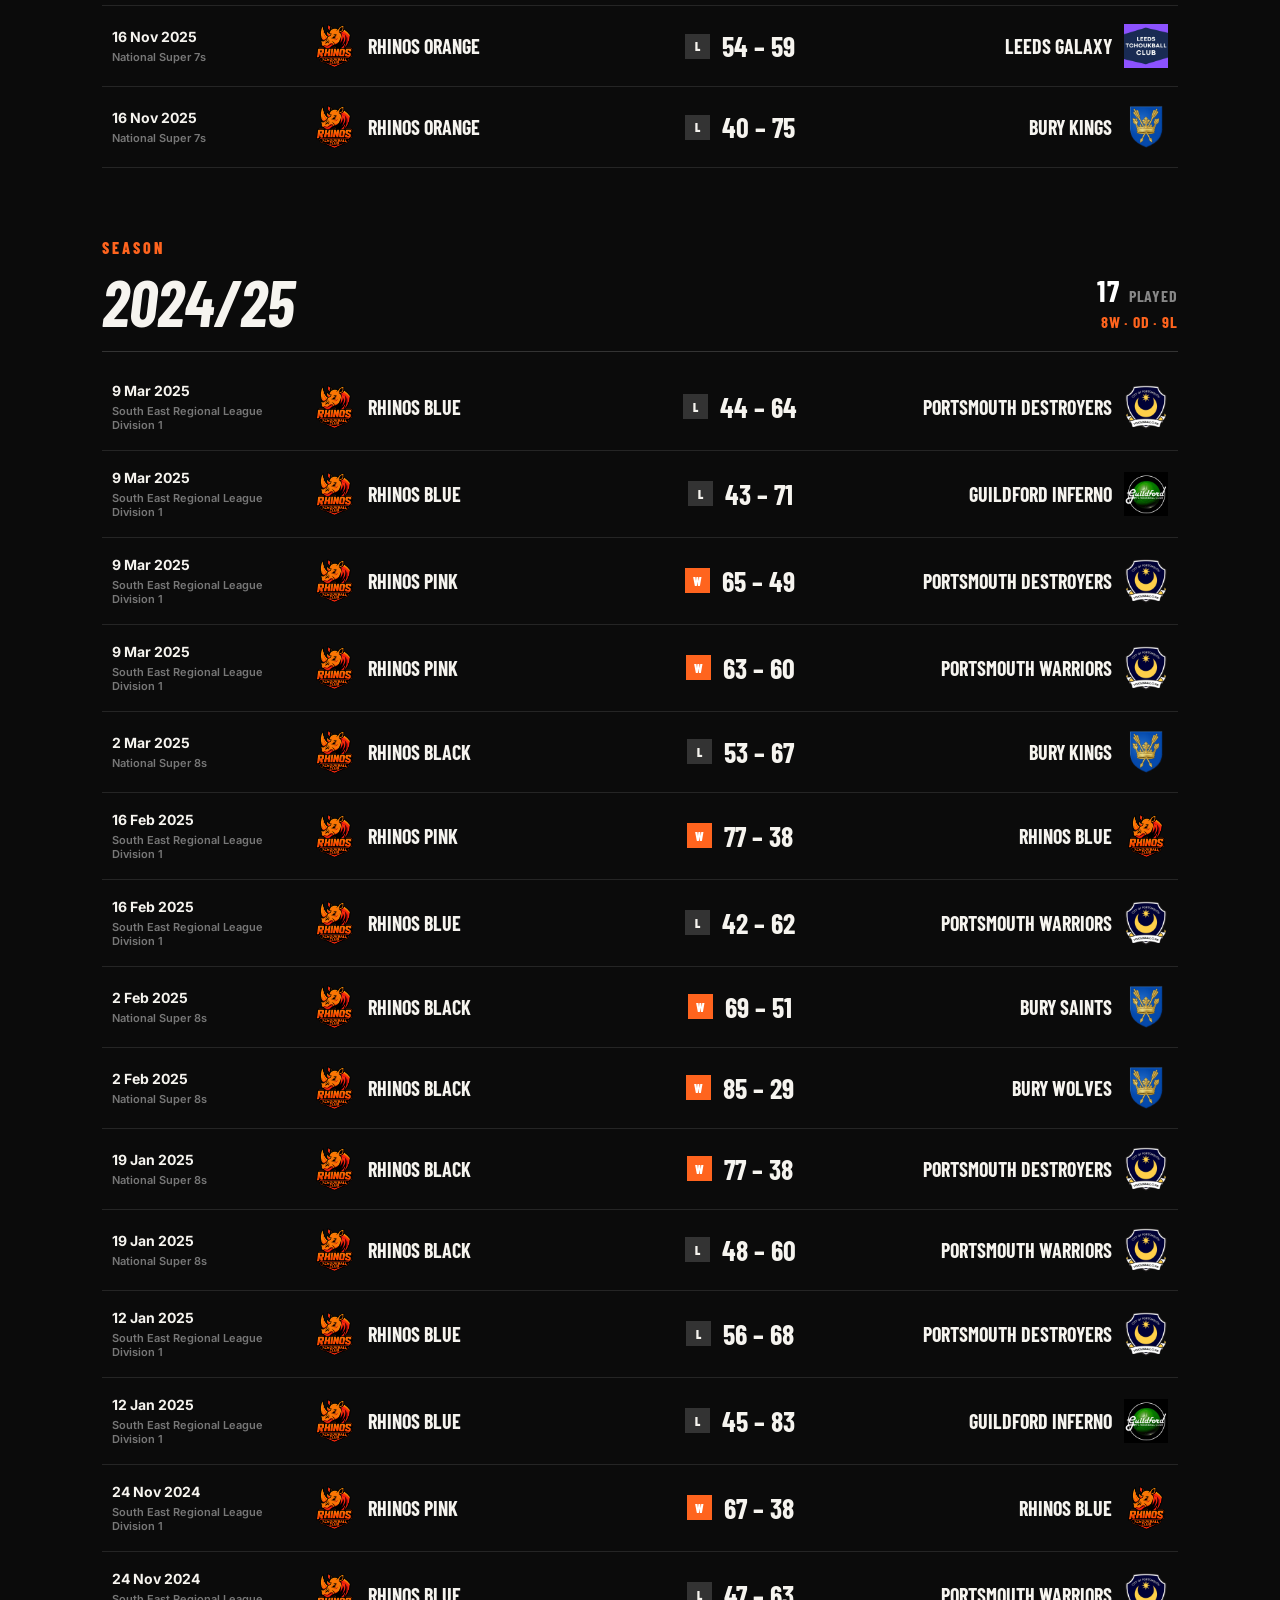
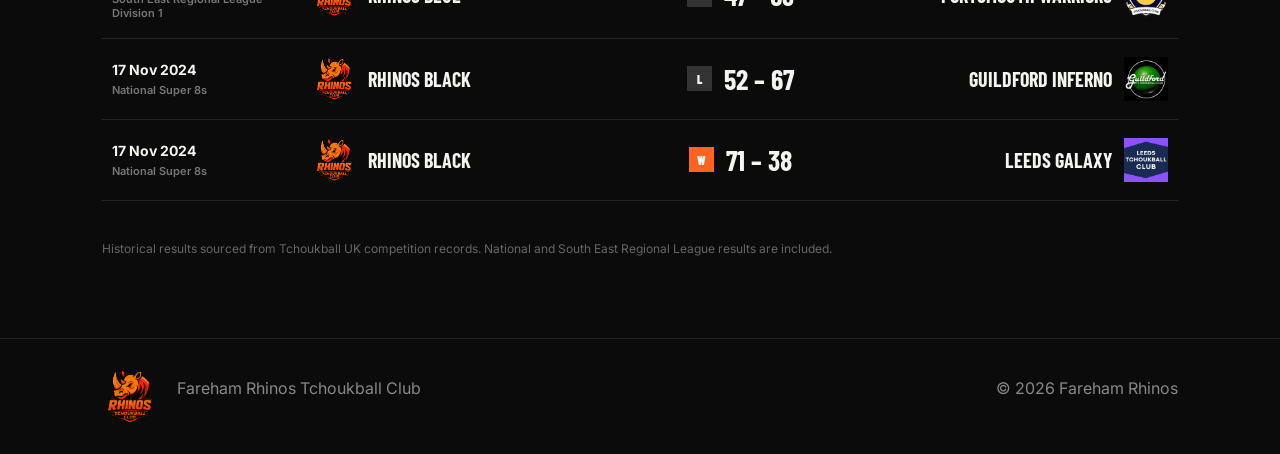
<file: results.html>
<!DOCTYPE html>
<html lang="en">
<head>
<meta charset="UTF-8"><meta name="viewport" content="width=device-width,initial-scale=1">
<meta name="description" content="Fareham Rhinos Tchoukball Club results archive, including the 2024/25 and 2025/26 national league seasons.">
<title>Results | Fareham Rhinos Tchoukball Club</title>
<link rel="preconnect" href="https://fonts.googleapis.com"><link rel="preconnect" href="https://fonts.gstatic.com" crossorigin>
<link href="https://fonts.googleapis.com/css2?family=Barlow+Condensed:ital,wght@0,600;0,700;0,800;0,900;1,800&family=Inter:wght@400;600;700&display=swap" rel="stylesheet">
<link rel="stylesheet" href="styles.css">
</head>
<body>
<header class="site-header"><a class="brand" href="index.html"><img src="FAREHAM_RHINOS_LOGO.png" alt="Fareham Rhinos logo"></a><button class="menu" aria-label="Open menu" aria-expanded="false">☰</button><nav><a href="index.html">Home</a><a href="about.html">About</a><a href="team.html">Team</a><a class="active" href="results.html">Results</a><a href="news.html">News</a><a href="join.html">Join Us</a><a href="index.html#gallery">Gallery</a><a href="safeguarding.html">Safeguarding</a><a href="join.html#enquire">Contact</a><a class="nav-cta" href="https://spond.com/invite/VKPPV" target="_blank" rel="noopener">Spond</a></nav></header>
<main>
<section class="results-hero"><p class="eyebrow orange">Club history</p><h1>RHINOS<br><span>RESULTS.</span></h1><p>National league, regional and tournament results, all in one place. Follow the Rhinos throughout the season.</p></section>
<section class="results-archive"><div id="upcoming-dfm"></div><div id="results-archive"><p>Loading results…</p></div><p class="results-source">Historical results sourced from Tchoukball UK competition records. National and South East Regional League results are included.</p></section>
</main>
<footer><img src="FAREHAM_RHINOS_LOGO.png" alt=""><p>Fareham Rhinos Tchoukball Club</p><p>© <span id="year"></span> Fareham Rhinos</p></footer>
<script>
const logos={"Portsmouth Destroyers":"portsmouth-destroyers.png","Portsmouth Warriors":"portsmouth-destroyers.png","Guildford Inferno":"guildford.png","Leeds Galaxy":"leeds.png","Bury Saints":"bury-saints.png","Bury Kings":"bury-saints.png","Bury Wolves":"bury-saints.png","Rhinos Black":"FAREHAM_RHINOS_LOGO.png","Rhinos Blue":"FAREHAM_RHINOS_LOGO.png","Rhinos Pink":"FAREHAM_RHINOS_LOGO.png","Rhinos Orange":"FAREHAM_RHINOS_LOGO.png"};
const seasonFor=d=>{const x=new Date(d+"T12:00:00"),y=x.getFullYear(),m=x.getMonth()+1;return m>=8?y+"/"+String(y+1).slice(-2):(y-1)+"/"+String(y).slice(-2)};
const fmt=d=>new Date(d+"T12:00:00").toLocaleDateString("en-GB",{day:"numeric",month:"short",year:"numeric"});
async function loadResults(){
 const box=document.getElementById("results-archive");
 try{
  const [a,b]=await Promise.all([fetch("results.json",{cache:"no-store"}),fetch("fixtures.json",{cache:"no-store"})]);
  const archive=(await a.json()).matches||[], live=(await b.json()).matches||[];
  const dfm=live.filter(m=>m.status==="upcoming" && m.type==="match" && m.competition==="Domini Fox Memorial Tournament 2026").sort((a,b)=>a.date.localeCompare(b.date)||a.time.localeCompare(b.time));
  const future=document.getElementById("upcoming-dfm");
  if(dfm.length){
    const blue=dfm.filter(m=>m.team==="Rhinos Blue"),black=dfm.filter(m=>m.team==="Rhinos Black");
    const render=items=>items.map(m=>'<article class="result-row"><div class="result-date">'+fmt(m.date)+'<span>'+m.time+(m.court?' · Court '+m.court:'')+'</span></div><div class="result-team rhinos"><img src="FAREHAM_RHINOS_LOGO.png" alt=""><strong>'+m.team+'</strong></div><div class="result-score"><strong>VS</strong></div><div class="result-team opponent"><strong>'+m.opponent+'</strong></div></article>').join("");
    future.innerHTML='<section class="season-block"><div class="season-heading"><div><p class="eyebrow orange">Sunday 25 October · Mountbatten Centre, Portsmouth</p><h2>DOMINI FOX 2026 · DAY TWO</h2><p>Saturday results below · Sunday group fixtures confirmed, with placement matches to follow.</p></div></div><h3>RHINOS BLUE</h3><div class="results-list">'+render(blue)+'</div><h3 style="margin-top:24px">RHINOS BLACK</h3><div class="results-list">'+render(black)+'</div></section>';
  }
  const map=new Map();
  archive.forEach(m=>map.set(m.id,m));
  live.filter(m=>m.status==="completed").forEach(m=>{const match={...m,season:m.season||seasonFor(m.date)};map.set(m.id,match)});
  const all=[...map.values()].sort((x,y)=>new Date(y.date+"T"+(y.time||"00:00"))-new Date(x.date+"T"+(x.time||"00:00")));
  const seasons={}; all.forEach(m=>(seasons[m.season||seasonFor(m.date)]??=[]).push(m));
  box.innerHTML=Object.entries(seasons).sort((a,b)=>b[0].localeCompare(a[0])).map(([season,matches])=>{
   const w=matches.filter(m=>m.rhinosScore>m.opponentScore).length,d=matches.filter(m=>m.rhinosScore===m.opponentScore).length,l=matches.length-w-d;
   return `<section class="season-block"><div class="season-heading"><div><p class="eyebrow orange">Season</p><h2>${season}</h2></div><div class="season-record"><strong>${matches.length}</strong> PLAYED <span>${w}W · ${d}D · ${l}L</span></div></div><div class="results-list">${matches.map(m=>{const r=m.rhinosScore>m.opponentScore?"W":m.rhinosScore<m.opponentScore?"L":"D";return `<article class="result-row"><div class="result-date">${fmt(m.date)}<span>${m.competition}${m.stage?' · '+m.stage:''}</span></div><div class="result-team rhinos"><img src="FAREHAM_RHINOS_LOGO.png" alt=""><strong>${m.team}</strong></div><div class="result-score"><span class="result-pill ${r.toLowerCase()}">${r}</span><strong>${m.rhinosScore} – ${m.opponentScore}</strong></div><div class="result-team opponent"><strong>${m.opponent}</strong>${logos[m.opponent]?`<img src="${logos[m.opponent]}" alt="">`:""}</div></article>`}).join("")}</div></section>`;
  }).join("");
 }catch(e){box.innerHTML="<p>Results are temporarily unavailable.</p>"}
}
loadResults();document.getElementById("year").textContent=new Date().getFullYear();const menu=document.querySelector(".menu"),nav=document.querySelector("nav");menu.addEventListener("click",()=>{nav.classList.toggle("open");menu.setAttribute("aria-expanded",nav.classList.contains("open"))});
</script>
</body></html>
</file>
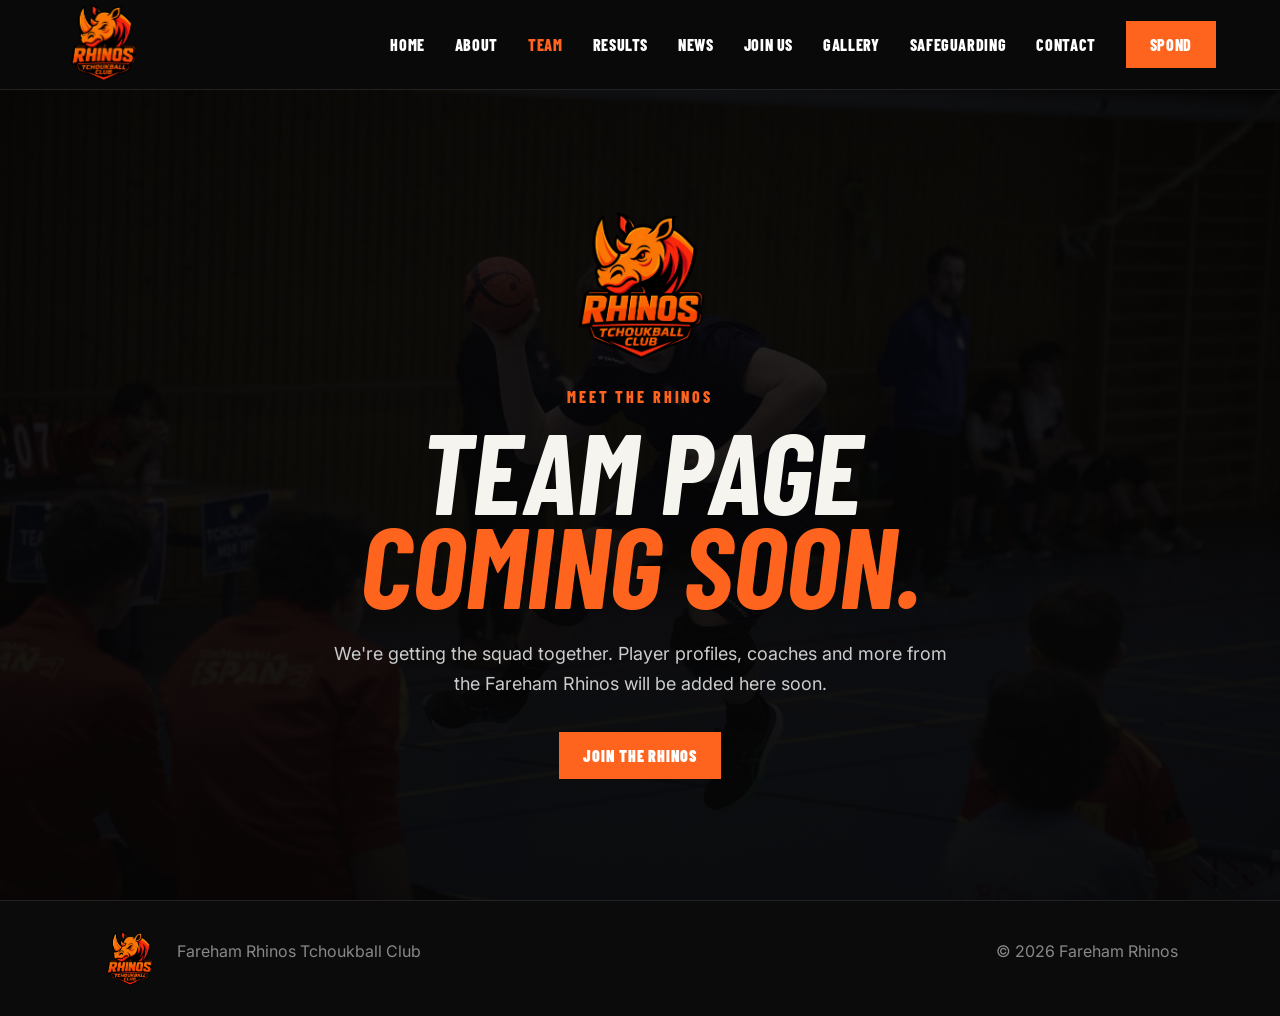
<file: team.html>
<!DOCTYPE html>
<html lang="en">
<head>
<meta charset="UTF-8"><meta name="viewport" content="width=device-width,initial-scale=1">
<meta name="description" content="Meet the Fareham Rhinos Tchoukball Club team. Player and coach profiles coming soon.">
<title>Team | Fareham Rhinos Tchoukball Club</title>
<link rel="preconnect" href="https://fonts.googleapis.com"><link rel="preconnect" href="https://fonts.gstatic.com" crossorigin>
<link href="https://fonts.googleapis.com/css2?family=Barlow+Condensed:ital,wght@0,600;0,700;0,800;0,900;1,800&family=Inter:wght@400;600;700&display=swap" rel="stylesheet">
<link rel="stylesheet" href="styles.css">
</head>
<body>
<header class="site-header"><a class="brand" href="index.html"><img src="FAREHAM_RHINOS_LOGO.png" alt="Fareham Rhinos logo"></a><button class="menu" aria-label="Open menu" aria-expanded="false">☰</button><nav><a href="index.html">Home</a><a href="about.html">About</a><a class="active" href="team.html">Team</a><a href="results.html">Results</a><a href="news.html">News</a><a href="join.html">Join Us</a><a href="index.html#gallery">Gallery</a><a href="safeguarding.html">Safeguarding</a><a href="join.html#enquire">Contact</a><a class="nav-cta" href="https://spond.com/invite/VKPPV" target="_blank" rel="noopener">Spond</a></nav></header>
<main>
<section class="team-coming">
  <div class="team-coming-bg"></div>
  <div class="team-coming-content">
    <img src="FAREHAM_RHINOS_LOGO.png" alt="Fareham Rhinos Tchoukball Club">
    <p class="eyebrow orange">Meet the Rhinos</p>
    <h1>TEAM PAGE<br><span>COMING SOON.</span></h1>
    <p>We're getting the squad together. Player profiles, coaches and more from the Fareham Rhinos will be added here soon.</p>
    <a class="button" href="join.html">Join the Rhinos</a>
  </div>
</section>
</main>
<footer><img src="FAREHAM_RHINOS_LOGO.png" alt=""><p>Fareham Rhinos Tchoukball Club</p><p>© <span id="year"></span> Fareham Rhinos</p></footer>
<script>document.getElementById("year").textContent=new Date().getFullYear();const menu=document.querySelector(".menu"),nav=document.querySelector("nav");menu.addEventListener("click",()=>{nav.classList.toggle("open");menu.setAttribute("aria-expanded",nav.classList.contains("open"))});</script>
</body></html>
</file>
<file: styles.css>
:root{--orange:#ff641e;--orange2:#e84712;--black:#0b0b0b;--charcoal:#151515;--white:#f6f4ef;--muted:#a6a6a6}*{box-sizing:border-box}html{scroll-behavior:smooth}body{margin:0;background:var(--black);color:var(--white);font-family:Inter,Arial,sans-serif}h1,h2,.eyebrow,nav,.button,.match-team,.match-score{font-family:"Barlow Condensed",Arial,sans-serif;text-transform:uppercase}h1,h2,p{margin-top:0}.site-header{height:90px;padding:8px clamp(20px,5vw,76px);display:flex;align-items:center;justify-content:space-between;background:#090909;position:sticky;top:0;z-index:20;border-bottom:1px solid #222}.brand img{width:78px;height:78px;object-fit:contain}.site-header nav{display:flex;gap:30px;align-items:center}.site-header a{color:white;text-decoration:none;font-weight:800;letter-spacing:.04em}.nav-cta,.button{background:var(--orange);padding:14px 24px!important;color:white!important;text-decoration:none;font-weight:900;letter-spacing:.06em;display:inline-block}.menu{display:none;background:none;color:white;border:0;font-size:28px}.hero{min-height:650px;position:relative;display:flex;align-items:center;padding:80px clamp(24px,8vw,120px);background:linear-gradient(90deg,rgba(5,5,5,.96) 0%,rgba(5,5,5,.78) 42%,rgba(5,5,5,.18) 75%),url("hero.jpg") center 38%/cover no-repeat;overflow:hidden}.hero:after{content:"";position:absolute;right:-5%;top:0;width:55%;height:100%;background:linear-gradient(135deg,transparent 0 15%,rgba(255,100,30,.2) 15% 17%,transparent 17% 30%,rgba(255,100,30,.08) 30% 55%,transparent 55%)}.hero-content{max-width:760px;z-index:2}.eyebrow{font-weight:800;letter-spacing:.18em;font-size:16px}.orange{color:var(--orange)!important}.hero h1{font-size:clamp(70px,10vw,150px);line-height:.78;margin:18px 0 32px;font-style:italic;letter-spacing:-.035em}.hero h1 span,.contact h2 span{color:var(--orange)}.hero-copy{max-width:590px;color:#ccc;font-size:18px;line-height:1.7}.actions{display:flex;gap:30px;align-items:center;margin-top:34px}.text-link{color:white;text-decoration:none;font-weight:700}.matches,.social,.policy{padding:80px clamp(24px,8vw,120px)}.section-heading h2,.training h2,.about h2,.policy h2,.contact h2{font-size:clamp(46px,6vw,84px);line-height:.88;margin-bottom:35px;font-style:italic}.match-grid{display:grid;grid-template-columns:repeat(3,1fr);gap:12px}.match-card{background:#171717;border-top:4px solid #333;padding:24px;min-height:190px}.match-card.result{border-color:var(--orange)}.match-type{font-size:12px;color:var(--muted);font-weight:700;text-transform:uppercase;letter-spacing:.12em}.match-team{font-size:25px;font-weight:800;margin:18px 0 8px}.match-score{font-size:42px;font-weight:900;color:var(--orange)}.match-meta{font-size:13px;color:var(--muted);line-height:1.6}.match-versus{display:grid;grid-template-columns:1fr auto 1fr;align-items:center;gap:12px;margin:24px 0 18px;font-family:"Barlow Condensed";font-size:20px;font-weight:800;text-transform:uppercase}.match-versus span:last-child{text-align:right}.match-versus strong{font-size:34px;color:var(--orange);white-space:nowrap}.match-card.tournament{border-color:#fff;position:relative}.tournament-mark{font-size:34px;margin:18px 0 4px}.tournament .match-team{font-size:30px;line-height:1.05}.tournament .match-meta{margin-top:18px}.training{display:grid;grid-template-columns:1fr 1fr;background:#f2f0eb;color:#111}.training-copy{padding:90px clamp(24px,8vw,120px)}.training-copy>p:not(.eyebrow){max-width:560px;line-height:1.7;color:#555}.training-facts{display:flex;gap:50px;margin:35px 0}.training-facts div{display:flex;flex-direction:column}.training-facts strong{font-family:"Barlow Condensed";font-size:23px}.training-facts span{color:#666;margin-top:4px}.training-photo{min-height:550px;background:url("training.jpg") center/cover no-repeat}.about{display:grid;grid-template-columns:.75fr 1fr 1fr;padding:90px clamp(24px,8vw,120px);gap:50px;background:#101010;align-items:center}.about-photo img{width:100%;height:420px;object-fit:cover;object-position:center;display:block}.about-copy{font-size:18px;line-height:1.8;color:#bbb;padding-top:55px}.social{text-align:center}.social-grid{display:grid;grid-template-columns:repeat(3,1fr);gap:8px;margin:35px 0}.social-grid img{width:100%;aspect-ratio:1;object-fit:cover;display:block;filter:saturate(.9);transition:transform .25s ease,filter .25s ease}.social-grid img:hover{filter:saturate(1.15);transform:scale(1.015)}.outline{background:transparent;border:2px solid var(--orange)}.policy{background:#171717}.policy>p:not(.eyebrow){color:#bbb;max-width:650px;line-height:1.7}.contact{padding:90px clamp(24px,8vw,120px);background:var(--orange);display:grid;grid-template-columns:1fr 1fr;gap:60px;align-items:center}.contact .eyebrow{color:#111}.contact h2 span{color:#111}.contact p{line-height:1.7;max-width:520px}.dark{background:#111!important}footer{padding:30px clamp(24px,8vw,120px);display:flex;align-items:center;gap:20px;color:#888;border-top:1px solid #222}footer img{width:55px}footer p:last-child{margin-left:auto}@media(max-width:1050px){.match-versus{grid-template-columns:1fr;text-align:left}.match-versus span:last-child{text-align:left}.match-versus strong{font-size:38px}}@media(max-width:850px){.site-header{height:72px}.brand img{width:60px;height:60px}.menu{display:block}.site-header nav{display:none;position:absolute;top:72px;left:0;right:0;background:#0b0b0b;padding:24px;flex-direction:column;align-items:flex-start}.site-header nav.open{display:flex}.hero{min-height:570px}.hero h1{font-size:72px}.match-grid{grid-template-columns:1fr 1fr}.training,.contact{grid-template-columns:1fr}.about{grid-template-columns:1fr}.about-photo img{height:360px}.training-copy{padding:65px 24px}.training-photo{min-height:330px}.social-grid{grid-template-columns:1fr 1fr}.about-copy{padding-top:0}.contact{gap:10px}footer{flex-wrap:wrap}footer p:last-child{margin-left:0;width:100%}}@media(max-width:500px){.match-grid{grid-template-columns:1fr}.hero h1{font-size:60px}.actions{align-items:flex-start;flex-direction:column}.training-facts{flex-direction:column;gap:18px}}.match-side{display:flex;flex-direction:column;align-items:flex-start;gap:8px}.match-side.opponent{align-items:flex-end;text-align:right}.team-badge{width:68px;height:68px;object-fit:contain;display:block}.tournament-brand{display:flex;align-items:center;gap:12px;margin:16px 0 4px}.tournament-badge{width:72px;height:72px}.tournament-brand .tournament-mark{margin:0;font-size:30px}@media(max-width:1050px){.match-side,.match-side.opponent{align-items:flex-start;text-align:left}.team-badge{width:60px;height:60px}}
.site-header nav a.active{color:var(--orange)}.join-hero{min-height:480px;display:flex;align-items:flex-end;padding:90px clamp(24px,8vw,120px);background:linear-gradient(90deg,rgba(5,5,5,.96),rgba(5,5,5,.55)),url("training.jpg") center 38%/cover no-repeat}.join-hero>div{max-width:760px}.join-hero h1,.join-intro h2,.join-form-section h2{font-family:"Barlow Condensed",Arial,sans-serif;text-transform:uppercase;font-style:italic;font-size:clamp(62px,9vw,120px);line-height:.8;margin:16px 0 28px}.join-hero h1 span{color:var(--orange)}.join-hero p:last-child{max-width:650px;color:#ddd;font-size:18px;line-height:1.7}.join-intro{padding:90px clamp(24px,8vw,120px);display:grid;grid-template-columns:1fr 1fr;gap:80px;background:#f2f0eb;color:#111}.join-intro h2,.join-form-section h2{font-size:clamp(50px,6vw,82px)}.join-intro>div>p:not(.eyebrow){color:#555;line-height:1.7;max-width:620px}.join-facts{display:grid;gap:12px}.join-facts>div{padding:22px 24px;background:#fff;border-left:4px solid var(--orange)}.join-facts span{display:block;font-size:11px;font-weight:800;letter-spacing:.16em;color:#777}.join-facts strong{display:block;font-family:"Barlow Condensed";font-size:28px;text-transform:uppercase;margin-top:5px}.join-facts p{margin:3px 0 0;color:#666}.join-form-section{padding:90px clamp(24px,8vw,120px);display:grid;grid-template-columns:.8fr 1.2fr;gap:80px;background:#111}.form-copy>p:not(.eyebrow){line-height:1.7;color:#bbb}.privacy-note{font-size:13px}.join-form{display:grid;grid-template-columns:1fr 1fr;gap:22px;background:#181818;padding:34px;border-top:4px solid var(--orange)}.field{display:flex;flex-direction:column;gap:8px}.field.full{grid-column:1/-1}.field label{font-family:"Barlow Condensed";font-weight:800;text-transform:uppercase;letter-spacing:.06em}.field input,.field select,.field textarea{width:100%;border:1px solid #444;background:#0d0d0d;color:#fff;padding:14px;font:inherit;border-radius:0}.field input:focus,.field select:focus,.field textarea:focus{outline:2px solid var(--orange);outline-offset:1px}.form-button{border:0;cursor:pointer;font-size:16px}.form-status{margin:12px 0 0;color:#ccc;font-size:13px;line-height:1.5}.honeypot{position:absolute!important;left:-9999px!important}@media(max-width:850px){.join-intro,.join-form-section{grid-template-columns:1fr;gap:45px}.join-form{grid-template-columns:1fr}.field{grid-column:1/-1}.join-hero{min-height:420px}}@media(max-width:500px){.join-form{padding:24px}.join-hero h1{font-size:64px}}

.team-coming{min-height:calc(100vh - 90px);position:relative;display:flex;align-items:center;justify-content:center;text-align:center;padding:80px 24px;overflow:hidden;background:#0b0b0b}.team-coming-bg{position:absolute;inset:0;background:linear-gradient(rgba(5,5,5,.84),rgba(5,5,5,.94)),url("gallery-3.jpg") center/cover no-repeat;filter:grayscale(.25)}.team-coming-content{position:relative;z-index:1;max-width:900px}.team-coming-content>img{width:150px;height:150px;object-fit:contain;margin-bottom:22px}.team-coming h1{font-family:"Barlow Condensed",Arial,sans-serif;text-transform:uppercase;font-style:italic;font-size:clamp(62px,9vw,120px);line-height:.82;margin:16px 0 28px}.team-coming h1 span{color:var(--orange)}.team-coming-content>p:not(.eyebrow){max-width:620px;margin:0 auto 32px;color:#ccc;font-size:18px;line-height:1.7}@media(max-width:850px){.team-coming{min-height:calc(100vh - 72px)}.team-coming-content>img{width:120px;height:120px}}
.safe-hero{min-height:500px;display:flex;align-items:flex-end;padding:90px clamp(24px,8vw,120px);background:linear-gradient(90deg,rgba(5,5,5,.97),rgba(5,5,5,.6)),url("gallery-2.jpg") center 42%/cover no-repeat}.safe-hero>div{max-width:850px}.safe-hero h1,.safe-lead h2,.safe-report h2,.safe-policy h2{font-family:"Barlow Condensed",Arial,sans-serif;text-transform:uppercase;font-style:italic;font-size:clamp(58px,8vw,110px);line-height:.82;margin:16px 0 28px}.safe-hero h1 span{color:var(--orange)}.safe-hero p:last-child{max-width:700px;color:#ddd;font-size:18px;line-height:1.7}.safe-lead{padding:90px clamp(24px,8vw,120px);display:grid;grid-template-columns:1fr 1fr;gap:80px;background:#f2f0eb;color:#111}.safe-lead h2,.safe-report h2,.safe-policy h2{font-size:clamp(50px,6vw,82px)}.safe-lead>div:first-child>p:not(.eyebrow){color:#555;line-height:1.7;max-width:620px}.safe-principles{display:grid;gap:12px}.safe-principles>div{background:#fff;padding:22px 24px;border-left:4px solid var(--orange)}.safe-principles span{font-family:"Barlow Condensed";font-size:15px;font-weight:900;color:var(--orange)}.safe-principles strong{display:block;font-family:"Barlow Condensed";font-size:27px;text-transform:uppercase;margin:4px 0}.safe-principles p{color:#666;line-height:1.55;margin:0}.safe-emergency{padding:28px clamp(24px,8vw,120px);background:var(--orange);color:#111}.safe-emergency>div{max-width:1050px}.safe-emergency strong{font-family:"Barlow Condensed";font-size:30px}.safe-emergency p{margin:6px 0 0;line-height:1.6}.safe-report{padding:90px clamp(24px,8vw,120px);display:grid;grid-template-columns:.8fr 1.2fr;gap:80px;background:#111}.safe-pending{font-size:12px;line-height:1.55;color:#888;margin-top:15px}.safe-policy{padding:90px clamp(24px,8vw,120px);display:grid;grid-template-columns:1fr 1fr;gap:80px;background:#191919}.safe-policy>div:last-child{padding-top:30px;color:#bbb;line-height:1.75}.policy-status{border-left:3px solid var(--orange);padding-left:18px;color:#ddd!important}@media(max-width:850px){.safe-lead,.safe-report,.safe-policy{grid-template-columns:1fr;gap:45px}.safe-hero{min-height:430px}}@media(max-width:500px){.safe-hero h1{font-size:58px}}
.instagram-preview a{display:block;overflow:hidden;text-decoration:none}.instagram-coming{aspect-ratio:1;background:linear-gradient(135deg,#1b1b1b,#0d0d0d);border:1px solid #2b2b2b;display:flex!important;flex-direction:column;align-items:center;justify-content:center;padding:24px;color:#fff;text-transform:uppercase;font-family:"Barlow Condensed",Arial,sans-serif}.instagram-coming span{color:var(--orange);font-size:18px;font-weight:800;letter-spacing:.08em}.instagram-coming strong{font-size:clamp(24px,3vw,40px);line-height:.95;margin-top:10px;max-width:240px}.instagram-preview a:hover img{filter:saturate(1.15);transform:scale(1.015)}

.spond-hub{margin:0 clamp(24px,8vw,120px);padding:46px 52px;background:#111;border-left:5px solid var(--orange);display:grid;grid-template-columns:1.4fr .8fr;gap:50px;align-items:center}.spond-hub h2{font-family:"Barlow Condensed",Arial,sans-serif;text-transform:uppercase;font-size:clamp(42px,5vw,70px);font-style:italic;line-height:.88;margin:10px 0 22px}.spond-hub-copy>p:last-child{color:#bbb;line-height:1.7;max-width:650px;margin-bottom:0}.spond-hub-action{display:flex;flex-direction:column;align-items:flex-start;gap:18px}.spond-code{font-family:"Barlow Condensed",Arial,sans-serif;color:#888;font-size:16px;letter-spacing:.1em}.spond-code strong{color:#fff;font-size:22px;margin-left:8px}.spond-hub-action .button{width:100%;text-align:center}@media(max-width:850px){.spond-hub{margin:0 24px;padding:34px 28px;grid-template-columns:1fr;gap:28px}.spond-hub-action .button{width:auto}}@media(max-width:500px){.spond-hub{margin:0;padding:34px 24px;border-left:0;border-top:4px solid var(--orange)}.spond-hub-action .button{width:100%}}

/* Mobile density pass */
@media(max-width:500px){
  .site-header .brand img{width:66px;height:66px}
  .matches,.social,.policy{padding:54px 24px}
  .matches .section-heading h2{margin-bottom:26px}
  .match-card{min-height:0;padding:20px 16px}
  .match-grid{gap:10px}
  .match-type{font-size:11px}
  .match-versus{display:grid;grid-template-columns:minmax(0,1fr) auto minmax(0,1fr);gap:8px;align-items:center;margin:18px 0 14px;text-align:center}
  .match-side,.match-side.opponent{align-items:center;text-align:center;min-width:0;gap:7px}
  .team-badge{width:52px;height:52px}
  .match-versus span{font-size:15px;line-height:1.05}
  .match-versus strong{font-size:32px}
  .match-meta{text-align:center;font-size:12px;line-height:1.45}
  .match-card.tournament{padding:20px}
  .tournament-brand{margin:14px 0 8px}
  .tournament-badge{width:54px;height:54px}
  .tournament-brand .tournament-mark{font-size:24px}
  .tournament .match-team{font-size:25px;margin:8px 0}
  .tournament .match-meta{text-align:left;margin-top:10px}
  .training-copy{padding:52px 24px}
  .training-copy h2{margin-bottom:26px}
  .training-facts{margin:28px 0}
  .training-photo{min-height:300px}
  .about{padding:58px 24px;gap:30px}
  .about-photo img{height:340px}
  .about-heading h2{margin-bottom:12px}
  .about-copy{font-size:17px;line-height:1.65}
  .social-grid{margin:28px 0}
  .policy h2{margin-bottom:24px}
  .contact{padding:58px 24px}
  .contact h2{margin-bottom:24px}
  footer{padding:24px}
}

.results-hero{padding:90px clamp(24px,8vw,120px) 70px;background:linear-gradient(90deg,rgba(5,5,5,.97),rgba(5,5,5,.72)),url("hero.jpg") center 42%/cover no-repeat}.results-hero h1{font-family:"Barlow Condensed",Arial,sans-serif;font-size:clamp(70px,10vw,130px);font-style:italic;line-height:.78;margin:18px 0 30px}.results-hero h1 span{color:var(--orange)}.results-hero>p:last-child{max-width:620px;color:#ccc;line-height:1.7}.results-archive{padding:70px clamp(24px,8vw,120px)}.season-block{margin-bottom:70px}.season-heading{display:flex;justify-content:space-between;align-items:end;border-bottom:1px solid #333;padding-bottom:20px;margin-bottom:12px}.season-heading h2{font-family:"Barlow Condensed",Arial,sans-serif;font-size:64px;font-style:italic;line-height:.9;margin:0}.season-record{text-align:right;color:#888;font-family:"Barlow Condensed",Arial,sans-serif;font-weight:700;letter-spacing:.05em}.season-record strong{color:#fff;font-size:30px;margin-right:5px}.season-record span{display:block;color:var(--orange);margin-top:4px}.results-list{display:flex;flex-direction:column}.result-row{display:grid;grid-template-columns:180px 1fr 150px 1fr;align-items:center;gap:20px;padding:18px 10px;border-bottom:1px solid #252525}.result-date{font-size:14px;font-weight:700}.result-date span{display:block;color:#777;font-size:11px;font-weight:600;margin-top:5px}.result-team{display:flex;align-items:center;gap:12px;font-family:"Barlow Condensed",Arial,sans-serif;text-transform:uppercase;font-size:20px}.result-team img{width:44px;height:44px;object-fit:contain}.result-team.opponent{justify-content:flex-end;text-align:right}.result-score{display:flex;justify-content:center;align-items:center;gap:12px;font-family:"Barlow Condensed",Arial,sans-serif}.result-score strong{font-size:28px;white-space:nowrap}.result-pill{width:25px;height:25px;display:grid;place-items:center;font-weight:900;font-size:12px;background:#333}.result-pill.w{background:var(--orange);color:#fff}.result-pill.d{background:#777}.results-source{color:#666;font-size:12px;margin-top:-30px}
@media(max-width:700px){.results-hero{padding:60px 24px 48px}.results-hero h1{font-size:68px}.results-archive{padding:48px 20px}.season-block{margin-bottom:52px}.season-heading h2{font-size:48px}.season-record strong{font-size:24px}.result-row{grid-template-columns:1fr auto 1fr;gap:8px;padding:16px 0}.result-date{grid-column:1/-1;text-align:center;font-size:12px;color:#aaa;margin-bottom:3px}.result-date span{display:inline;margin-left:7px}.result-team{font-size:15px;line-height:1.05;gap:6px}.result-team.rhinos{flex-direction:column;text-align:center}.result-team.opponent{flex-direction:column-reverse;text-align:center;justify-content:center}.result-team img{width:42px;height:42px}.result-score{flex-direction:column;gap:4px}.result-score strong{font-size:25px}.result-pill{width:22px;height:22px}.results-source{margin-top:-20px}}

.results-link{display:inline-block;margin-top:24px}

.about-hero-page{min-height:570px;display:flex;align-items:center;padding:80px clamp(24px,8vw,120px);background:linear-gradient(90deg,rgba(5,5,5,.96),rgba(5,5,5,.66),rgba(5,5,5,.18)),url("hero.jpg") center 38%/cover no-repeat}.about-hero-page>div{max-width:760px}.about-hero-page h1{font-family:"Barlow Condensed",Arial,sans-serif;font-size:clamp(70px,10vw,140px);font-style:italic;line-height:.78;margin:18px 0 30px}.about-hero-page h1 span{color:var(--orange)}.about-hero-page>div>p:last-child{max-width:620px;color:#ccc;font-size:18px;line-height:1.7}.about-story{display:grid;grid-template-columns:1fr .8fr;gap:70px;align-items:center;padding:90px clamp(24px,8vw,120px);background:#f2f0eb;color:#111}.about-story h2,.rhinos-teams h2,.about-values h2,.about-home h2{font-family:"Barlow Condensed",Arial,sans-serif;text-transform:uppercase;font-size:clamp(50px,6vw,82px);font-style:italic;line-height:.88;margin:12px 0 30px}.about-story-copy>p:not(.eyebrow){color:#555;line-height:1.75;max-width:650px}.about-story-photo img{width:100%;height:500px;object-fit:cover;display:block}.rhinos-teams{padding:90px clamp(24px,8vw,120px);background:#101010}.rhinos-teams .section-heading>p:last-child{color:#aaa;max-width:650px;line-height:1.7}.rhinos-team-grid{display:grid;grid-template-columns:repeat(4,1fr);gap:10px;margin-top:40px}.rhinos-team-grid article{background:#191919;border-top:4px solid var(--orange);padding:28px;min-height:250px}.rhinos-team-grid article>span{color:#666;font-family:"Barlow Condensed",Arial,sans-serif;font-weight:800}.rhinos-team-grid h3{font-family:"Barlow Condensed",Arial,sans-serif;font-size:31px;margin:35px 0 15px}.rhinos-team-grid p{color:#aaa;font-size:14px;line-height:1.65}.team-history-note{color:#777;font-size:13px;line-height:1.6;margin:22px 0 0}.about-values{display:grid;grid-template-columns:1fr 1fr;gap:70px;padding:90px clamp(24px,8vw,120px);background:#171717;align-items:center}.about-values>div:last-child p{color:#bbb;line-height:1.75;max-width:600px}.about-values .button{margin-top:15px}.about-home{display:grid;grid-template-columns:1fr 1fr;background:#f2f0eb;color:#111}.about-home-photo{min-height:520px;background:url("training.jpg") center/cover no-repeat}.about-home-copy{padding:90px clamp(24px,8vw,100px)}.about-home-copy>p:not(.eyebrow){color:#555;line-height:1.7;max-width:540px}.about-home-actions{display:flex;align-items:center;gap:28px;margin-top:32px}
@media(max-width:950px){.rhinos-team-grid{grid-template-columns:1fr 1fr}.about-story{gap:40px}}
@media(max-width:700px){.about-hero-page{min-height:510px;padding:58px 24px}.about-hero-page h1{font-size:68px}.about-hero-page>div>p:last-child{font-size:16px}.about-story{grid-template-columns:1fr;padding:58px 24px;gap:32px}.about-story-photo img{height:330px}.rhinos-teams{padding:58px 24px}.rhinos-team-grid{grid-template-columns:1fr;gap:8px;margin-top:28px}.rhinos-team-grid article{min-height:0;padding:24px}.rhinos-team-grid h3{margin:20px 0 10px}.about-values{grid-template-columns:1fr;padding:58px 24px;gap:10px}.about-home{grid-template-columns:1fr}.about-home-photo{min-height:310px}.about-home-copy{padding:58px 24px}.about-home-actions{align-items:flex-start;flex-direction:column;gap:20px}}

.news-hero{min-height:500px;display:flex;align-items:center;padding:80px clamp(24px,8vw,120px);background:linear-gradient(90deg,rgba(5,5,5,.96),rgba(5,5,5,.62),rgba(5,5,5,.2)),url("gallery-2.jpg") center 43%/cover no-repeat}.news-hero>div{max-width:720px}.news-hero h1{font-family:"Barlow Condensed",Arial,sans-serif;font-size:clamp(70px,10vw,135px);font-style:italic;line-height:.78;margin:18px 0 28px}.news-hero h1 span{color:var(--orange)}.news-hero>div>p:last-child{color:#ccc;font-size:18px;line-height:1.7;max-width:580px}.news-page{padding:80px clamp(24px,8vw,120px);background:#101010}.news-page-heading{display:grid;grid-template-columns:1fr 1fr;gap:60px;align-items:end;margin-bottom:45px}.news-page-heading h2{font-family:"Barlow Condensed",Arial,sans-serif;font-size:clamp(50px,6vw,80px);font-style:italic;line-height:.9;margin:10px 0 0}.news-page-heading>p{color:#999;line-height:1.7;max-width:520px}.news-list{display:grid;grid-template-columns:repeat(2,1fr);gap:16px}.news-card{background:#191919;border-top:4px solid #333;overflow:hidden}.news-card.featured{grid-column:1/-1;display:grid;grid-template-columns:.9fr 1.1fr;border-color:var(--orange)}.news-card-image img{width:100%;height:100%;min-height:300px;object-fit:cover;display:block}.news-card-copy{padding:32px}.news-meta{display:flex;gap:16px;color:#777;font-size:12px;font-weight:700;text-transform:uppercase;letter-spacing:.08em}.news-meta span{color:var(--orange)}.news-card h3,.news-empty h3{font-family:"Barlow Condensed",Arial,sans-serif;font-size:clamp(30px,4vw,48px);line-height:1;text-transform:uppercase;margin:18px 0}.news-card-copy>p,.news-body p{color:#aaa;line-height:1.7}.news-body{border-top:1px solid #2c2c2c;margin-top:24px;padding-top:18px}.news-empty{grid-column:1/-1;text-align:center;padding:65px 25px;border:1px solid #292929}.news-empty img{width:90px;height:90px;object-fit:contain}.news-empty>p:last-child{color:#888;max-width:500px;margin:0 auto;line-height:1.7}
@media(max-width:700px){.news-hero{min-height:450px;padding:58px 24px}.news-hero h1{font-size:68px}.news-page{padding:54px 24px}.news-page-heading{grid-template-columns:1fr;gap:8px;margin-bottom:30px}.news-list{grid-template-columns:1fr}.news-card.featured{grid-column:auto;display:block}.news-card-image img{min-height:230px;height:260px}.news-card-copy{padding:24px}.news-empty{padding:45px 20px}}
</file>
